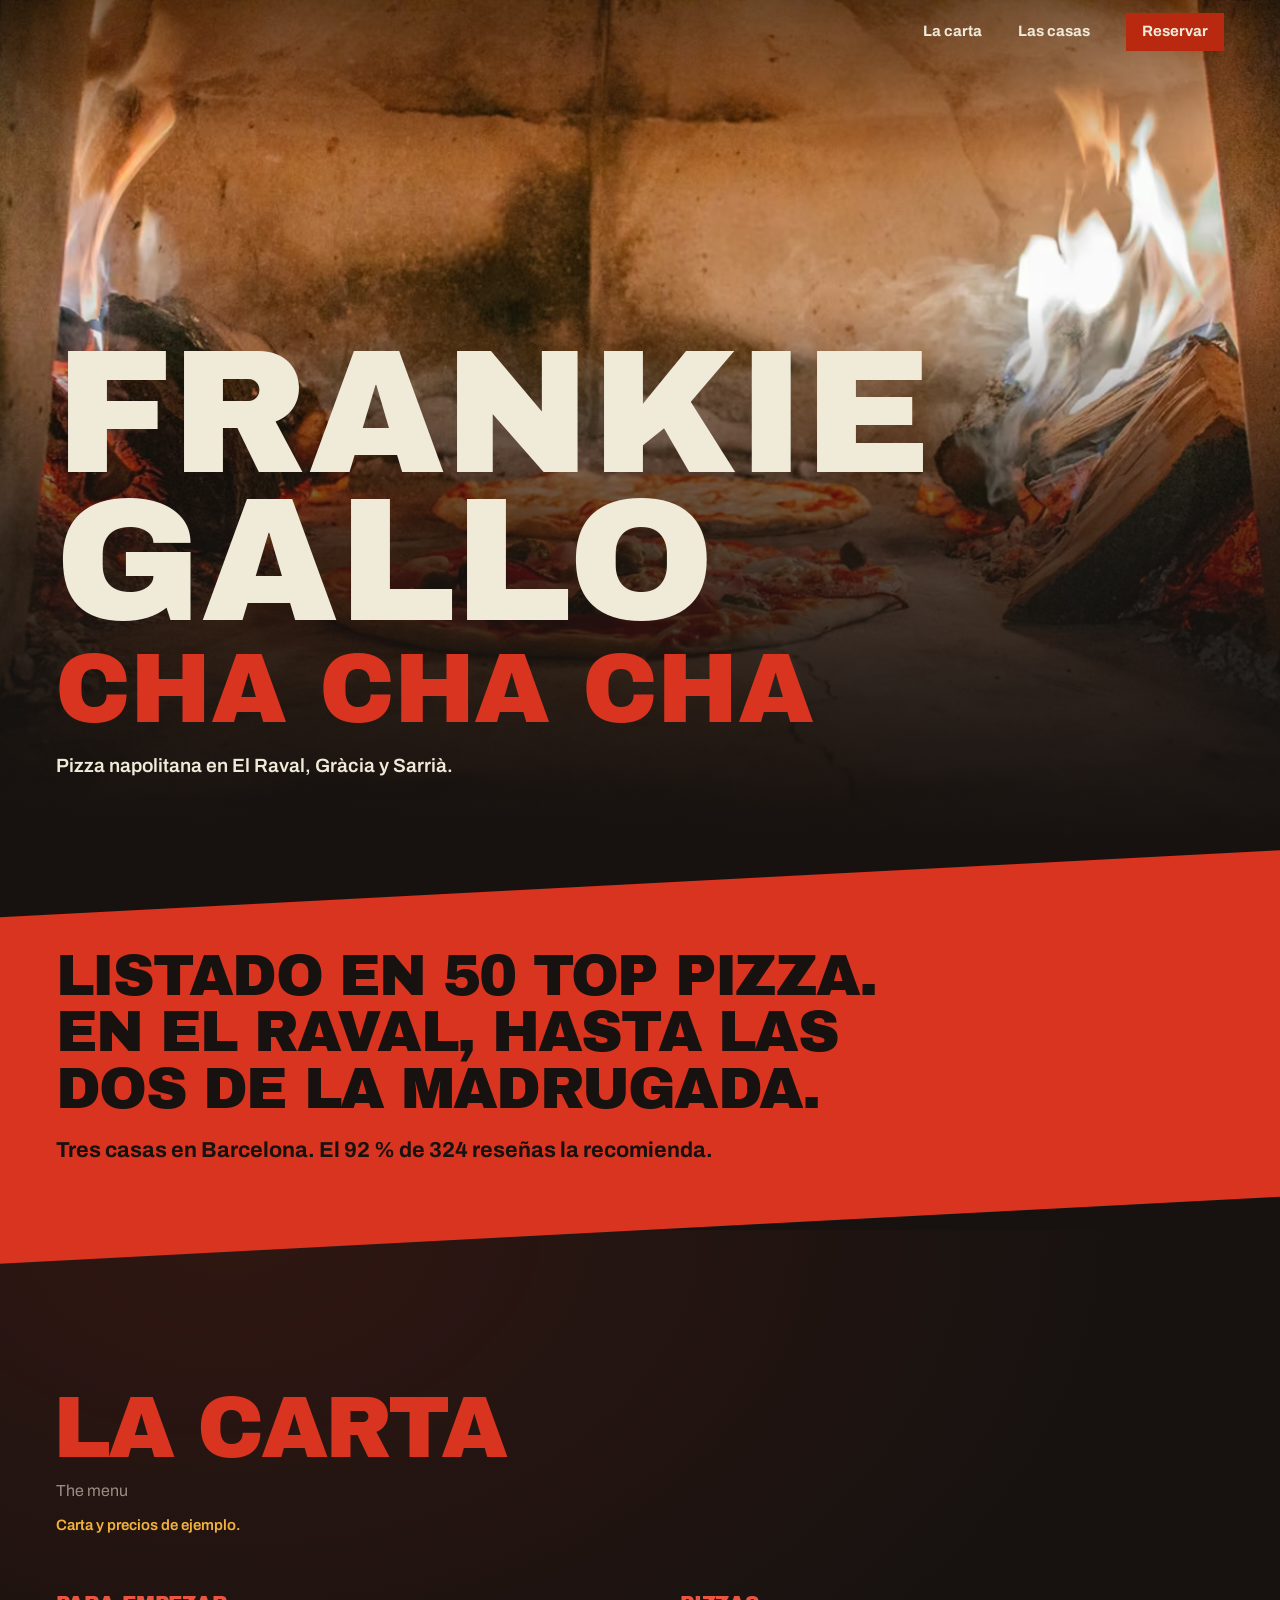
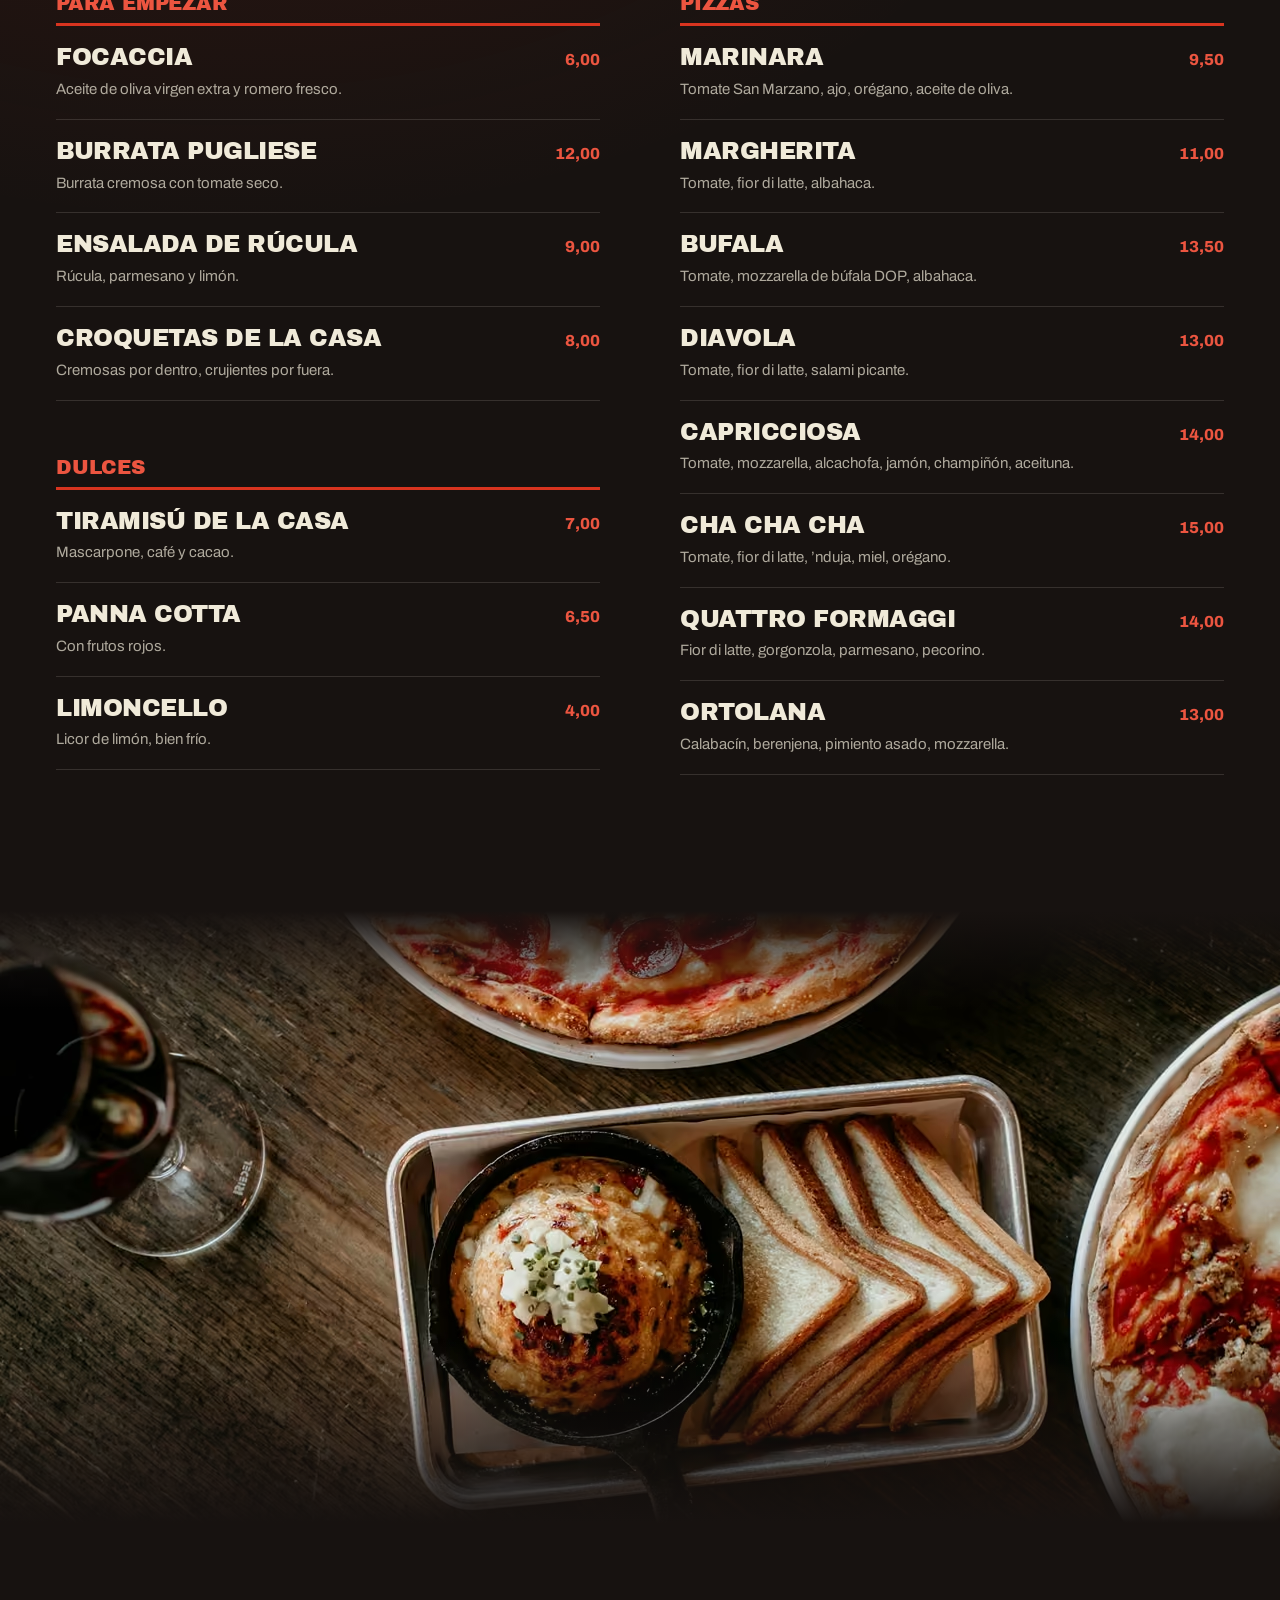
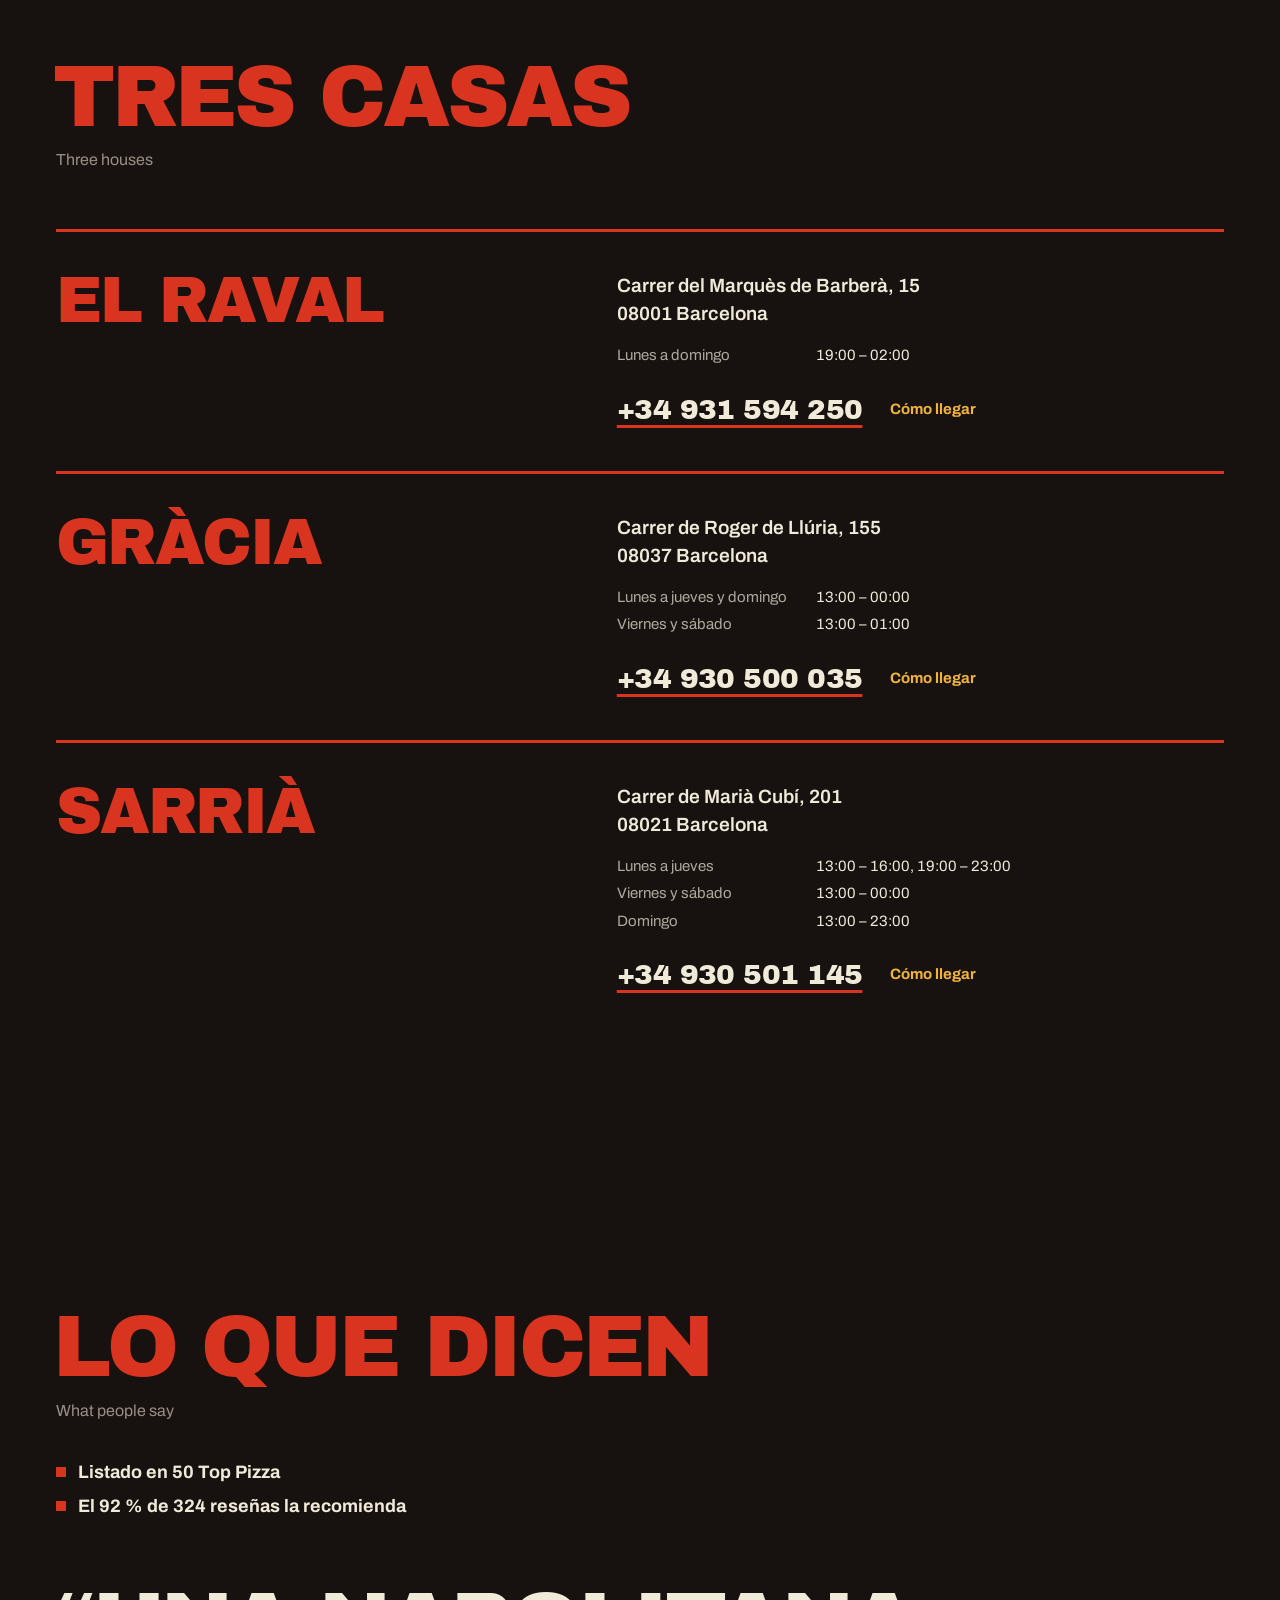
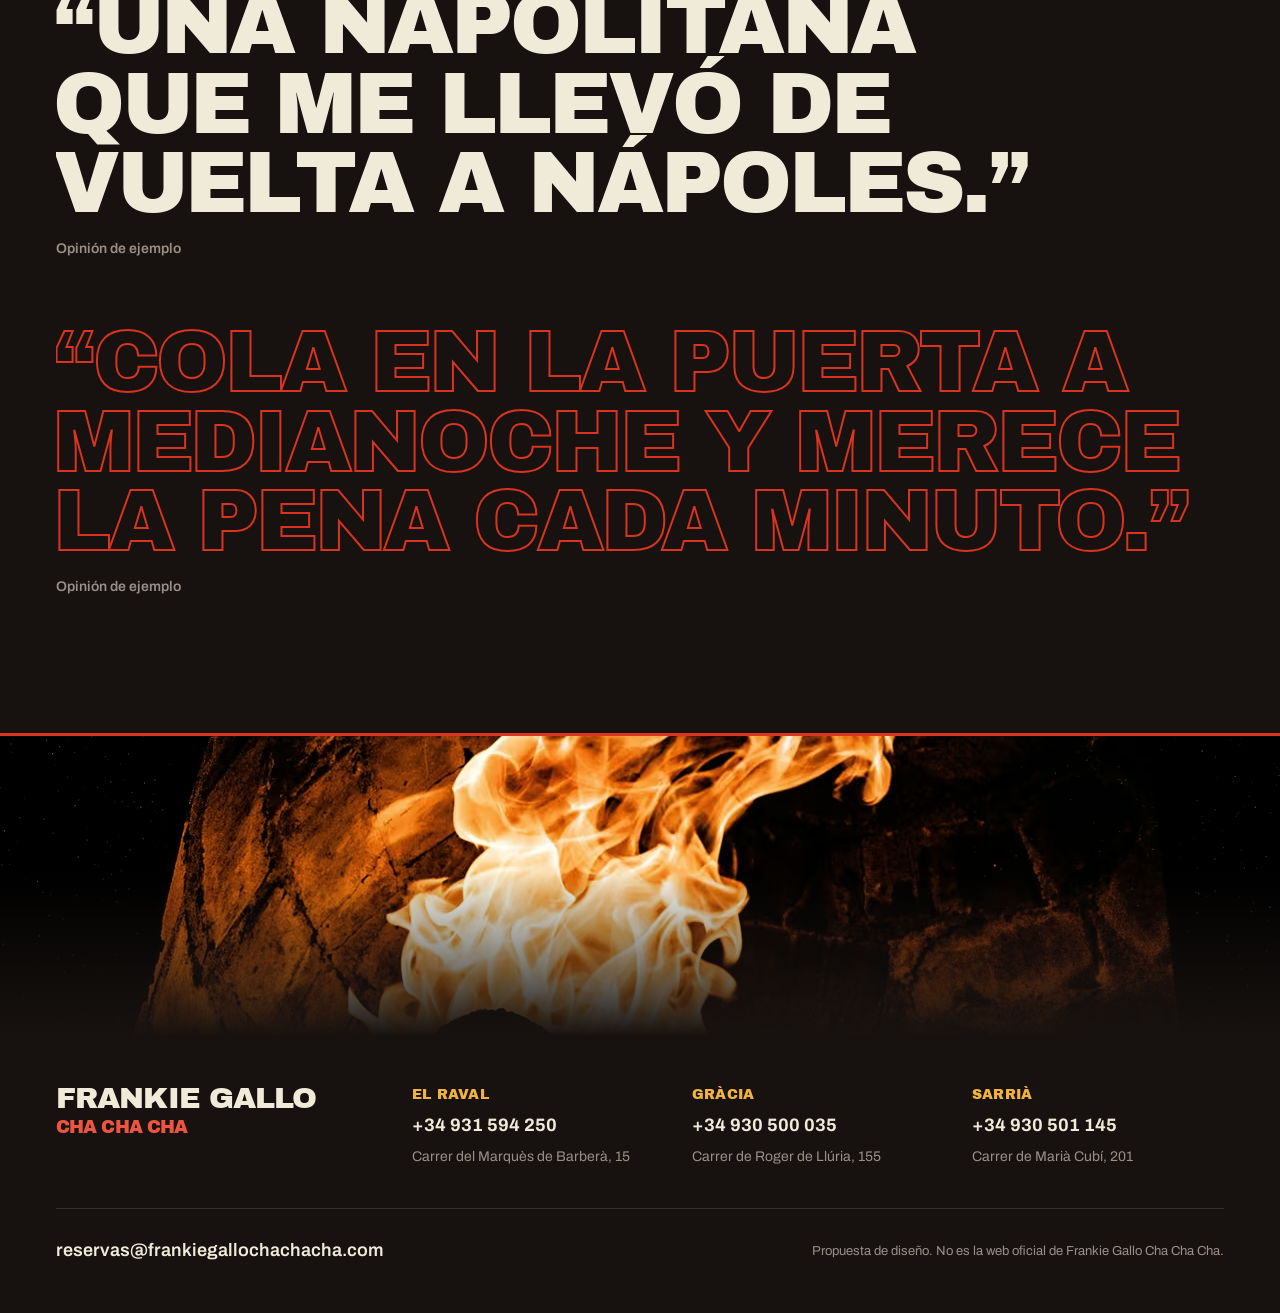
<file: frankiegallo/index.html>
<!DOCTYPE html><html lang="es"><head><meta charSet="utf-8"/><meta name="viewport" content="width=device-width, initial-scale=1, viewport-fit=cover"/><link rel="stylesheet" href="/frankiegallo/assets/styles-9TlWTQxj.css" data-precedence="default"/><title>Frankie Gallo Cha Cha Cha — Pizza napolitana en Barcelona</title><meta name="theme-color" content="#171210"/><meta name="color-scheme" content="dark"/><meta name="robots" content="noindex, nofollow"/><meta name="format-detection" content="telephone=no"/><meta property="og:site_name" content="Frankie Gallo Cha Cha Cha"/><meta property="og:locale" content="es_ES"/><meta property="og:type" content="website"/><meta name="twitter:card" content="summary_large_image"/><meta name="description" content="Pizza napolitana en El Raval, Gràcia y Sarrià. Listado en 50 Top Pizza. En El Raval, todos los días hasta las 02:00."/><meta property="og:title" content="Frankie Gallo Cha Cha Cha"/><meta property="og:description" content="Pizza napolitana en El Raval, Gràcia y Sarrià. Listado en 50 Top Pizza."/><meta property="og:url" content="https://loathious.github.io/frankiegallo/"/><meta property="og:image" content="https://loathious.github.io/frankiegallo/og.jpg"/><meta property="og:image:width" content="1200"/><meta property="og:image:height" content="630"/><meta property="og:image:alt" content="Frankie Gallo Cha Cha Cha, Barcelona"/><link rel="preload" href="/frankiegallo/assets/archivo-black-400-Cy2gNdDM.woff2" as="font" type="font/woff2" crossorigin="anonymous"/><link rel="preload" href="/frankiegallo/assets/archivo-var-DDX8xcHA.woff2" as="font" type="font/woff2" crossorigin="anonymous"/><link rel="icon" href="/frankiegallo/favicon.svg" type="image/svg+xml"/><link rel="icon" href="/frankiegallo/favicon.ico" sizes="32x32"/><link rel="apple-touch-icon" href="/frankiegallo/apple-touch-icon.png"/></head><body><header class="site-header"><a class="brand" href="#inicio" aria-label="Frankie Gallo Cha Cha Cha, inicio" tabindex="-1">Frankie Gallo</a><nav class="nav" aria-label="Secciones"><a href="#carta">La carta</a><a href="#casas">Las casas</a><a class="nav-reserve" href="#casas">Reservar</a></nav></header><main><section class="hero" id="inicio" aria-labelledby="nombre"><picture class="hero-photo"><source media="(max-width: 759px)" type="image/avif" srcSet="/frankiegallo/photos/fuego-640.avif 640w, /frankiegallo/photos/fuego-960.avif 960w, /frankiegallo/photos/fuego-1280.avif 1280w, /frankiegallo/photos/fuego-1920.avif 1920w, /frankiegallo/photos/fuego-2560.avif 2560w" sizes="100vw"/><source media="(max-width: 759px)" type="image/webp" srcSet="/frankiegallo/photos/fuego-640.webp 640w, /frankiegallo/photos/fuego-960.webp 960w, /frankiegallo/photos/fuego-1280.webp 1280w, /frankiegallo/photos/fuego-1920.webp 1920w, /frankiegallo/photos/fuego-2560.webp 2560w" sizes="100vw"/><source media="(max-width: 759px)" type="image/jpeg" srcSet="/frankiegallo/photos/fuego-640.jpg 640w, /frankiegallo/photos/fuego-960.jpg 960w, /frankiegallo/photos/fuego-1280.jpg 1280w, /frankiegallo/photos/fuego-1920.jpg 1920w, /frankiegallo/photos/fuego-2560.jpg 2560w" sizes="100vw"/><source type="image/avif" srcSet="/frankiegallo/photos/horno-640.avif 640w, /frankiegallo/photos/horno-960.avif 960w, /frankiegallo/photos/horno-1280.avif 1280w, /frankiegallo/photos/horno-1920.avif 1920w, /frankiegallo/photos/horno-2560.avif 2560w" sizes="100vw"/><source type="image/webp" srcSet="/frankiegallo/photos/horno-640.webp 640w, /frankiegallo/photos/horno-960.webp 960w, /frankiegallo/photos/horno-1280.webp 1280w, /frankiegallo/photos/horno-1920.webp 1920w, /frankiegallo/photos/horno-2560.webp 2560w" sizes="100vw"/><img src="/frankiegallo/photos/horno-1280.jpg" srcSet="/frankiegallo/photos/horno-640.jpg 640w, /frankiegallo/photos/horno-960.jpg 960w, /frankiegallo/photos/horno-1280.jpg 1280w, /frankiegallo/photos/horno-1920.jpg 1920w, /frankiegallo/photos/horno-2560.jpg 2560w" sizes="100vw" width="2800" height="1867" alt="El horno de leña encendido" loading="eager" decoding="sync" fetchPriority="high"/></picture><div class="hero-veil" aria-hidden="true"></div><div class="hero-copy"><h1 id="nombre" class="logotype"><span class="mask"><span class="logo-main">Frankie</span></span><span class="mask"><span class="logo-main">Gallo</span></span><span class="mask"><span class="logo-cha">Cha Cha Cha</span></span></h1><p class="hero-line">Pizza napolitana en El Raval, Gràcia y Sarrià.</p></div></section><div class="band-clip"><aside class="band" aria-label="Reconocimientos"><div class="band-inner"><p class="band-main">Listado en 50 Top Pizza.</p><p class="band-main">En El Raval, hasta las dos de la madrugada.</p><p class="band-note">Tres casas en Barcelona. El 92 % de 324 reseñas la recomienda.</p></div></aside></div><section class="section menu" id="carta" aria-labelledby="carta-title"><div class="wrap"><header class="head"><h2 id="carta-title" class="mask" data-reveal="rise"><span>La carta</span></h2><p lang="en">The menu</p></header><p class="note">Carta y precios de ejemplo.</p><div class="menu-grid"><div class="menu-col"><section class="menu-group" aria-label="Para empezar"><h3>Para empezar</h3><ul><li class="dish"><div class="dish-row"><span class="dish-name">Focaccia</span><span class="dish-price">6,00</span></div><p class="dish-note">Aceite de oliva virgen extra y romero fresco.</p></li><li class="dish"><div class="dish-row"><span class="dish-name">Burrata pugliese</span><span class="dish-price">12,00</span></div><p class="dish-note">Burrata cremosa con tomate seco.</p></li><li class="dish"><div class="dish-row"><span class="dish-name">Ensalada de rúcula</span><span class="dish-price">9,00</span></div><p class="dish-note">Rúcula, parmesano y limón.</p></li><li class="dish"><div class="dish-row"><span class="dish-name">Croquetas de la casa</span><span class="dish-price">8,00</span></div><p class="dish-note">Cremosas por dentro, crujientes por fuera.</p></li></ul></section><section class="menu-group" aria-label="Dulces"><h3>Dulces</h3><ul><li class="dish"><div class="dish-row"><span class="dish-name">Tiramisú de la casa</span><span class="dish-price">7,00</span></div><p class="dish-note">Mascarpone, café y cacao.</p></li><li class="dish"><div class="dish-row"><span class="dish-name">Panna cotta</span><span class="dish-price">6,50</span></div><p class="dish-note">Con frutos rojos.</p></li><li class="dish"><div class="dish-row"><span class="dish-name">Limoncello</span><span class="dish-price">4,00</span></div><p class="dish-note">Licor de limón, bien frío.</p></li></ul></section></div><div class="menu-col"><section class="menu-group" aria-label="Pizzas"><h3>Pizzas</h3><ul><li class="dish"><div class="dish-row"><span class="dish-name">Marinara</span><span class="dish-price">9,50</span></div><p class="dish-note">Tomate San Marzano, ajo, orégano, aceite de oliva.</p></li><li class="dish"><div class="dish-row"><span class="dish-name">Margherita</span><span class="dish-price">11,00</span></div><p class="dish-note">Tomate, fior di latte, albahaca.</p></li><li class="dish"><div class="dish-row"><span class="dish-name">Bufala</span><span class="dish-price">13,50</span></div><p class="dish-note">Tomate, mozzarella de búfala DOP, albahaca.</p></li><li class="dish"><div class="dish-row"><span class="dish-name">Diavola</span><span class="dish-price">13,00</span></div><p class="dish-note">Tomate, fior di latte, salami picante.</p></li><li class="dish"><div class="dish-row"><span class="dish-name">Capricciosa</span><span class="dish-price">14,00</span></div><p class="dish-note">Tomate, mozzarella, alcachofa, jamón, champiñón, aceituna.</p></li><li class="dish"><div class="dish-row"><span class="dish-name">Cha Cha Cha</span><span class="dish-price">15,00</span></div><p class="dish-note">Tomate, fior di latte, ’nduja, miel, orégano.</p></li><li class="dish"><div class="dish-row"><span class="dish-name">Quattro formaggi</span><span class="dish-price">14,00</span></div><p class="dish-note">Fior di latte, gorgonzola, parmesano, pecorino.</p></li><li class="dish"><div class="dish-row"><span class="dish-name">Ortolana</span><span class="dish-price">13,00</span></div><p class="dish-note">Calabacín, berenjena, pimiento asado, mozzarella.</p></li></ul></section></div></div></div></section><figure class="photo-break"><picture><source type="image/avif" srcSet="/frankiegallo/photos/mesa-640.avif 640w, /frankiegallo/photos/mesa-960.avif 960w, /frankiegallo/photos/mesa-1280.avif 1280w, /frankiegallo/photos/mesa-1920.avif 1920w, /frankiegallo/photos/mesa-2560.avif 2560w" sizes="100vw"/><source type="image/webp" srcSet="/frankiegallo/photos/mesa-640.webp 640w, /frankiegallo/photos/mesa-960.webp 960w, /frankiegallo/photos/mesa-1280.webp 1280w, /frankiegallo/photos/mesa-1920.webp 1920w, /frankiegallo/photos/mesa-2560.webp 2560w" sizes="100vw"/><img src="/frankiegallo/photos/mesa-1280.jpg" srcSet="/frankiegallo/photos/mesa-640.jpg 640w, /frankiegallo/photos/mesa-960.jpg 960w, /frankiegallo/photos/mesa-1280.jpg 1280w, /frankiegallo/photos/mesa-1920.jpg 1920w, /frankiegallo/photos/mesa-2560.jpg 2560w" sizes="100vw" width="2800" height="4200" alt="Pizzas napolitanas servidas en una mesa de madera" loading="lazy" decoding="async" fetchPriority="auto"/></picture></figure><section class="section casas" id="casas" aria-labelledby="casas-title"><div class="wrap"><header class="head"><h2 id="casas-title" class="mask" data-reveal="rise"><span>Tres casas</span></h2><p lang="en">Three houses</p></header><div class="casas-list"><article class="casa" aria-label="El Raval"><h3>El Raval</h3><div class="casa-body"><address>Carrer del Marquès de Barberà, 15<br/>08001 Barcelona</address><dl class="casa-hours"><div><dt>Lunes a domingo</dt><dd>19:00 – 02:00</dd></div></dl><div class="casa-actions"><a class="casa-phone" href="tel:+34931594250">+34 931 594 250</a><a class="text-link" href="https://www.google.com/maps/search/?api=1&amp;query=Frankie%20Gallo%20Cha%20Cha%20Cha%2C%20Carrer%20del%20Marqu%C3%A8s%20de%20Barber%C3%A0%2015%2C%20Barcelona" target="_blank" rel="noopener noreferrer">Cómo llegar</a></div></div></article><article class="casa" aria-label="Gràcia"><h3>Gràcia</h3><div class="casa-body"><address>Carrer de Roger de Llúria, 155<br/>08037 Barcelona</address><dl class="casa-hours"><div><dt>Lunes a jueves y domingo</dt><dd>13:00 – 00:00</dd></div><div><dt>Viernes y sábado</dt><dd>13:00 – 01:00</dd></div></dl><div class="casa-actions"><a class="casa-phone" href="tel:+34930500035">+34 930 500 035</a><a class="text-link" href="https://www.google.com/maps/search/?api=1&amp;query=Frankie%20Gallo%20Cha%20Cha%20Cha%2C%20Carrer%20de%20Roger%20de%20Ll%C3%BAria%20155%2C%20Barcelona" target="_blank" rel="noopener noreferrer">Cómo llegar</a></div></div></article><article class="casa" aria-label="Sarrià"><h3>Sarrià</h3><div class="casa-body"><address>Carrer de Marià Cubí, 201<br/>08021 Barcelona</address><dl class="casa-hours"><div><dt>Lunes a jueves</dt><dd>13:00 – 16:00, 19:00 – 23:00</dd></div><div><dt>Viernes y sábado</dt><dd>13:00 – 00:00</dd></div><div><dt>Domingo</dt><dd>13:00 – 23:00</dd></div></dl><div class="casa-actions"><a class="casa-phone" href="tel:+34930501145">+34 930 501 145</a><a class="text-link" href="https://www.google.com/maps/search/?api=1&amp;query=Frankie%20Gallo%20Cha%20Cha%20Cha%2C%20Carrer%20de%20Mari%C3%A0%20Cub%C3%AD%20201%2C%20Barcelona" target="_blank" rel="noopener noreferrer">Cómo llegar</a></div></div></article></div></div></section><section class="section dicen" aria-labelledby="dicen-title"><div class="wrap"><header class="head"><h2 id="dicen-title" class="mask" data-reveal="rise"><span>Lo que dicen</span></h2><p lang="en">What people say</p></header><ul class="facts"><li>Listado en 50 Top Pizza</li><li>El 92 % de 324 reseñas la recomienda</li></ul><div class="quotes"><figure class="quote"><blockquote class="mask" data-reveal="rise"><p>“Una napolitana que me llevó de vuelta a Nápoles.”</p></blockquote><figcaption>Opinión de ejemplo</figcaption></figure><figure class="quote quote-outline"><blockquote class="mask" data-reveal="rise"><p>“Cola en la puerta a medianoche y merece la pena cada minuto.”</p></blockquote><figcaption>Opinión de ejemplo</figcaption></figure></div></div></section></main><footer class="footer"><div class="footer-photo"><picture><source media="(max-width: 759px)" type="image/avif" srcSet="/frankiegallo/photos/horno-640.avif 640w, /frankiegallo/photos/horno-960.avif 960w, /frankiegallo/photos/horno-1280.avif 1280w, /frankiegallo/photos/horno-1920.avif 1920w, /frankiegallo/photos/horno-2560.avif 2560w" sizes="100vw"/><source media="(max-width: 759px)" type="image/webp" srcSet="/frankiegallo/photos/horno-640.webp 640w, /frankiegallo/photos/horno-960.webp 960w, /frankiegallo/photos/horno-1280.webp 1280w, /frankiegallo/photos/horno-1920.webp 1920w, /frankiegallo/photos/horno-2560.webp 2560w" sizes="100vw"/><source media="(max-width: 759px)" type="image/jpeg" srcSet="/frankiegallo/photos/horno-640.jpg 640w, /frankiegallo/photos/horno-960.jpg 960w, /frankiegallo/photos/horno-1280.jpg 1280w, /frankiegallo/photos/horno-1920.jpg 1920w, /frankiegallo/photos/horno-2560.jpg 2560w" sizes="100vw"/><source type="image/avif" srcSet="/frankiegallo/photos/fuego-640.avif 640w, /frankiegallo/photos/fuego-960.avif 960w, /frankiegallo/photos/fuego-1280.avif 1280w, /frankiegallo/photos/fuego-1920.avif 1920w, /frankiegallo/photos/fuego-2560.avif 2560w" sizes="100vw"/><source type="image/webp" srcSet="/frankiegallo/photos/fuego-640.webp 640w, /frankiegallo/photos/fuego-960.webp 960w, /frankiegallo/photos/fuego-1280.webp 1280w, /frankiegallo/photos/fuego-1920.webp 1920w, /frankiegallo/photos/fuego-2560.webp 2560w" sizes="100vw"/><img src="/frankiegallo/photos/fuego-1280.jpg" srcSet="/frankiegallo/photos/fuego-640.jpg 640w, /frankiegallo/photos/fuego-960.jpg 960w, /frankiegallo/photos/fuego-1280.jpg 1280w, /frankiegallo/photos/fuego-1920.jpg 1920w, /frankiegallo/photos/fuego-2560.jpg 2560w" sizes="100vw" width="2800" height="2113" alt="Pizzas en el horno, junto al fuego" loading="lazy" decoding="async" fetchPriority="auto"/></picture></div><div class="wrap footer-grid"><p class="footer-logo">Frankie Gallo<span>Cha Cha Cha</span></p><div class="footer-casa"><p class="footer-casa-name">El Raval</p><a href="tel:+34931594250">+34 931 594 250</a><p>Carrer del Marquès de Barberà, 15</p></div><div class="footer-casa"><p class="footer-casa-name">Gràcia</p><a href="tel:+34930500035">+34 930 500 035</a><p>Carrer de Roger de Llúria, 155</p></div><div class="footer-casa"><p class="footer-casa-name">Sarrià</p><a href="tel:+34930501145">+34 930 501 145</a><p>Carrer de Marià Cubí, 201</p></div></div><div class="wrap footer-end"><a href="mailto:reservas@frankiegallochachacha.com">reservas@frankiegallochachacha.com</a><p class="disclosure">Propuesta de diseño. No es la web oficial de Frankie Gallo Cha Cha Cha.</p></div></footer><script>(function(){var h=document.querySelector(".site-header"),o=document.getElementById("inicio"),b=h&&h.querySelector(".brand");if(!("IntersectionObserver"in window))return;if(h&&o)new IntersectionObserver(function(e){var p=!e[0].isIntersecting;h.classList.toggle("is-solid",p);if(b)b.tabIndex=p?0:-1},{rootMargin:"-72px 0px 0px 0px"}).observe(o);if(matchMedia("(prefers-reduced-motion: reduce)").matches)return;var r=new IntersectionObserver(function(e){e.forEach(function(x){if(!x.isIntersecting)return;x.target.classList.add("is-in");r.unobserve(x.target)})},{threshold:.2,rootMargin:"0px 0px -6% 0px"});document.querySelectorAll("[data-reveal]").forEach(function(el){if(el.getBoundingClientRect().top<innerHeight*.9)return;el.classList.add("is-pending");r.observe(el)})})()</script></body></html>
</file>
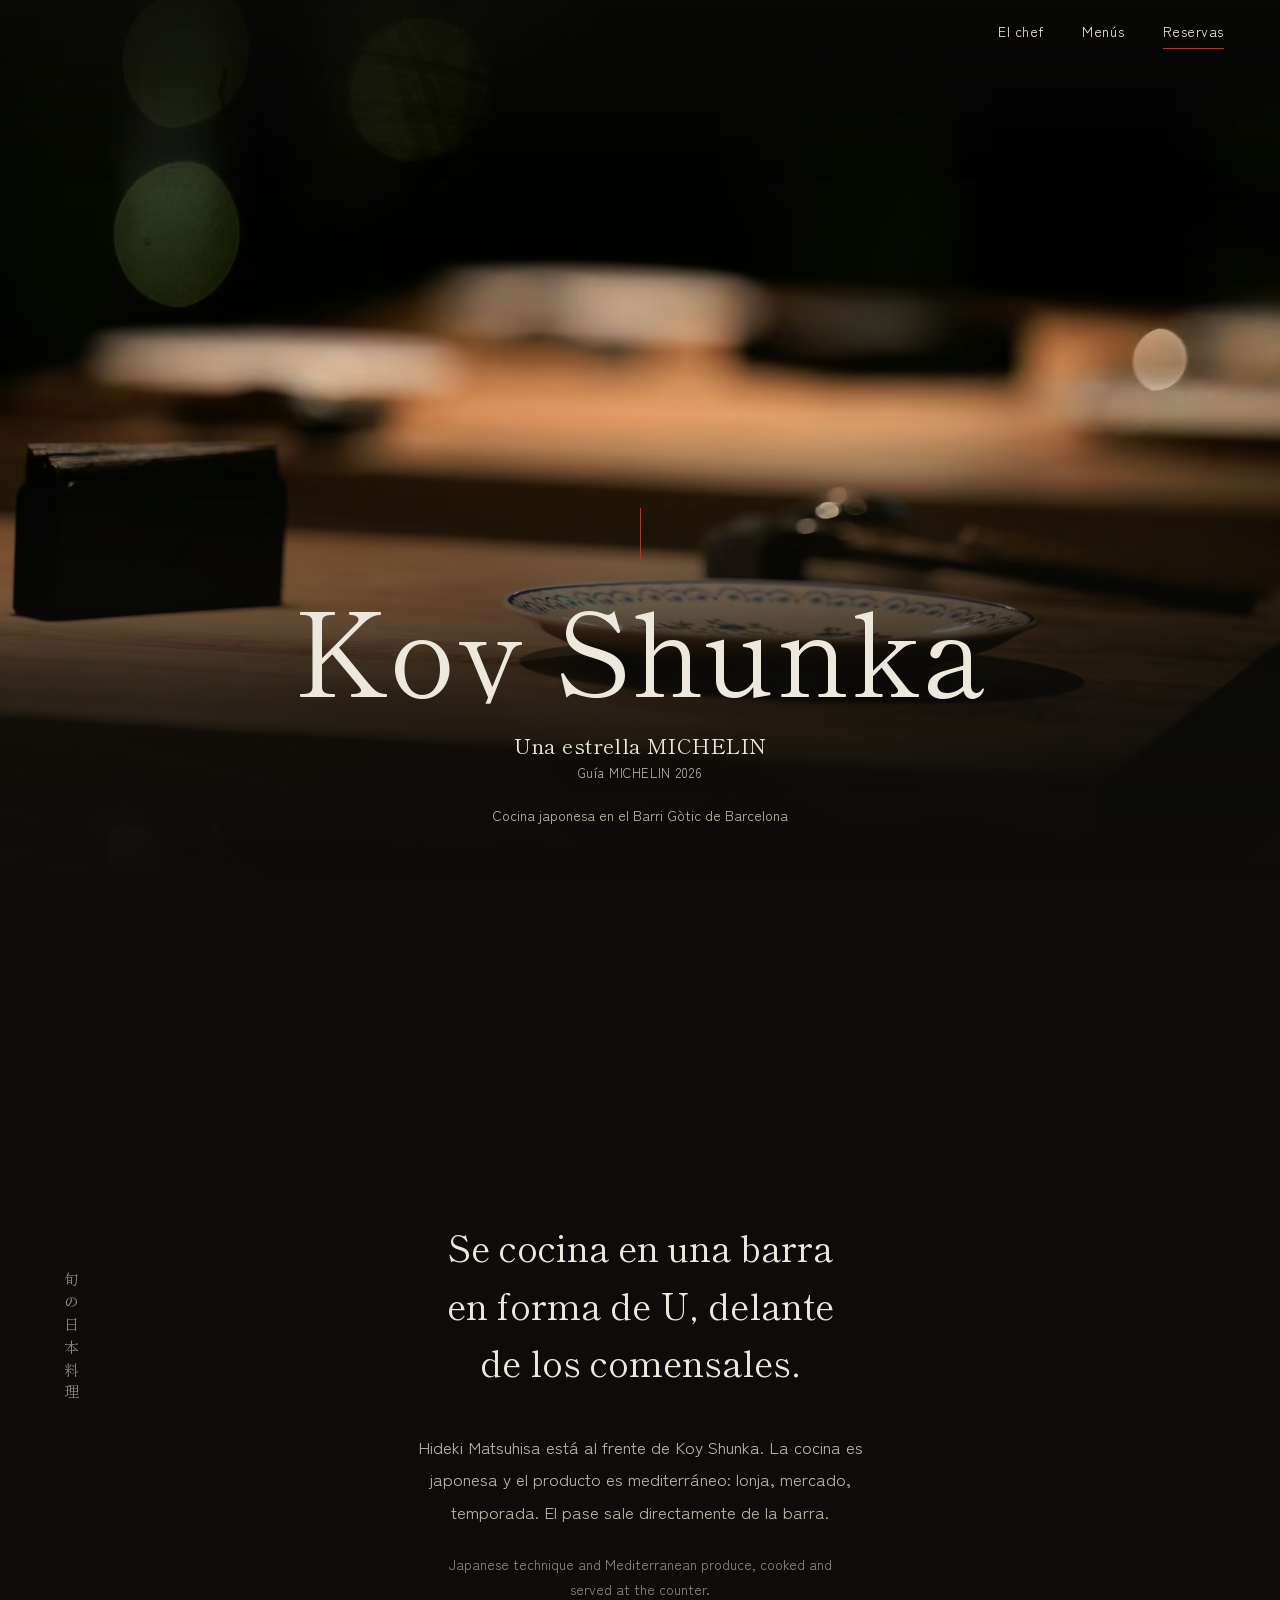
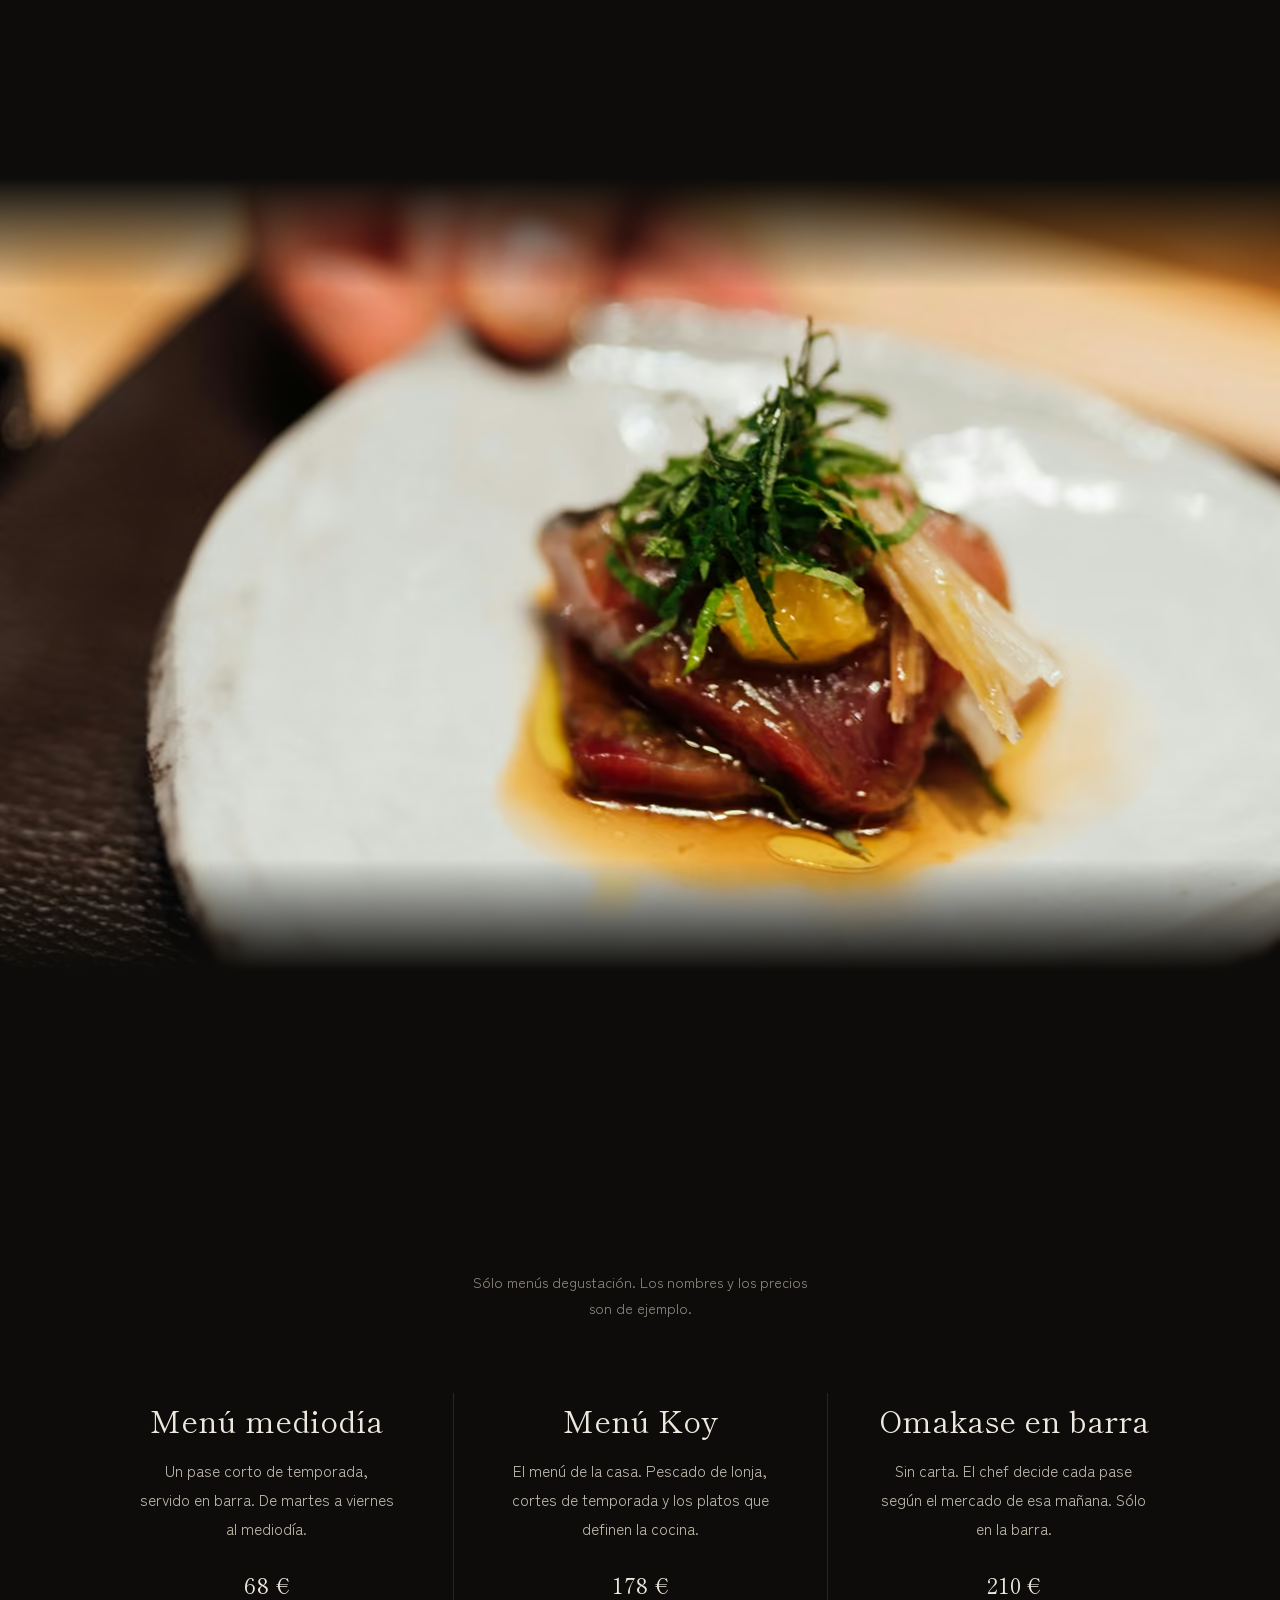
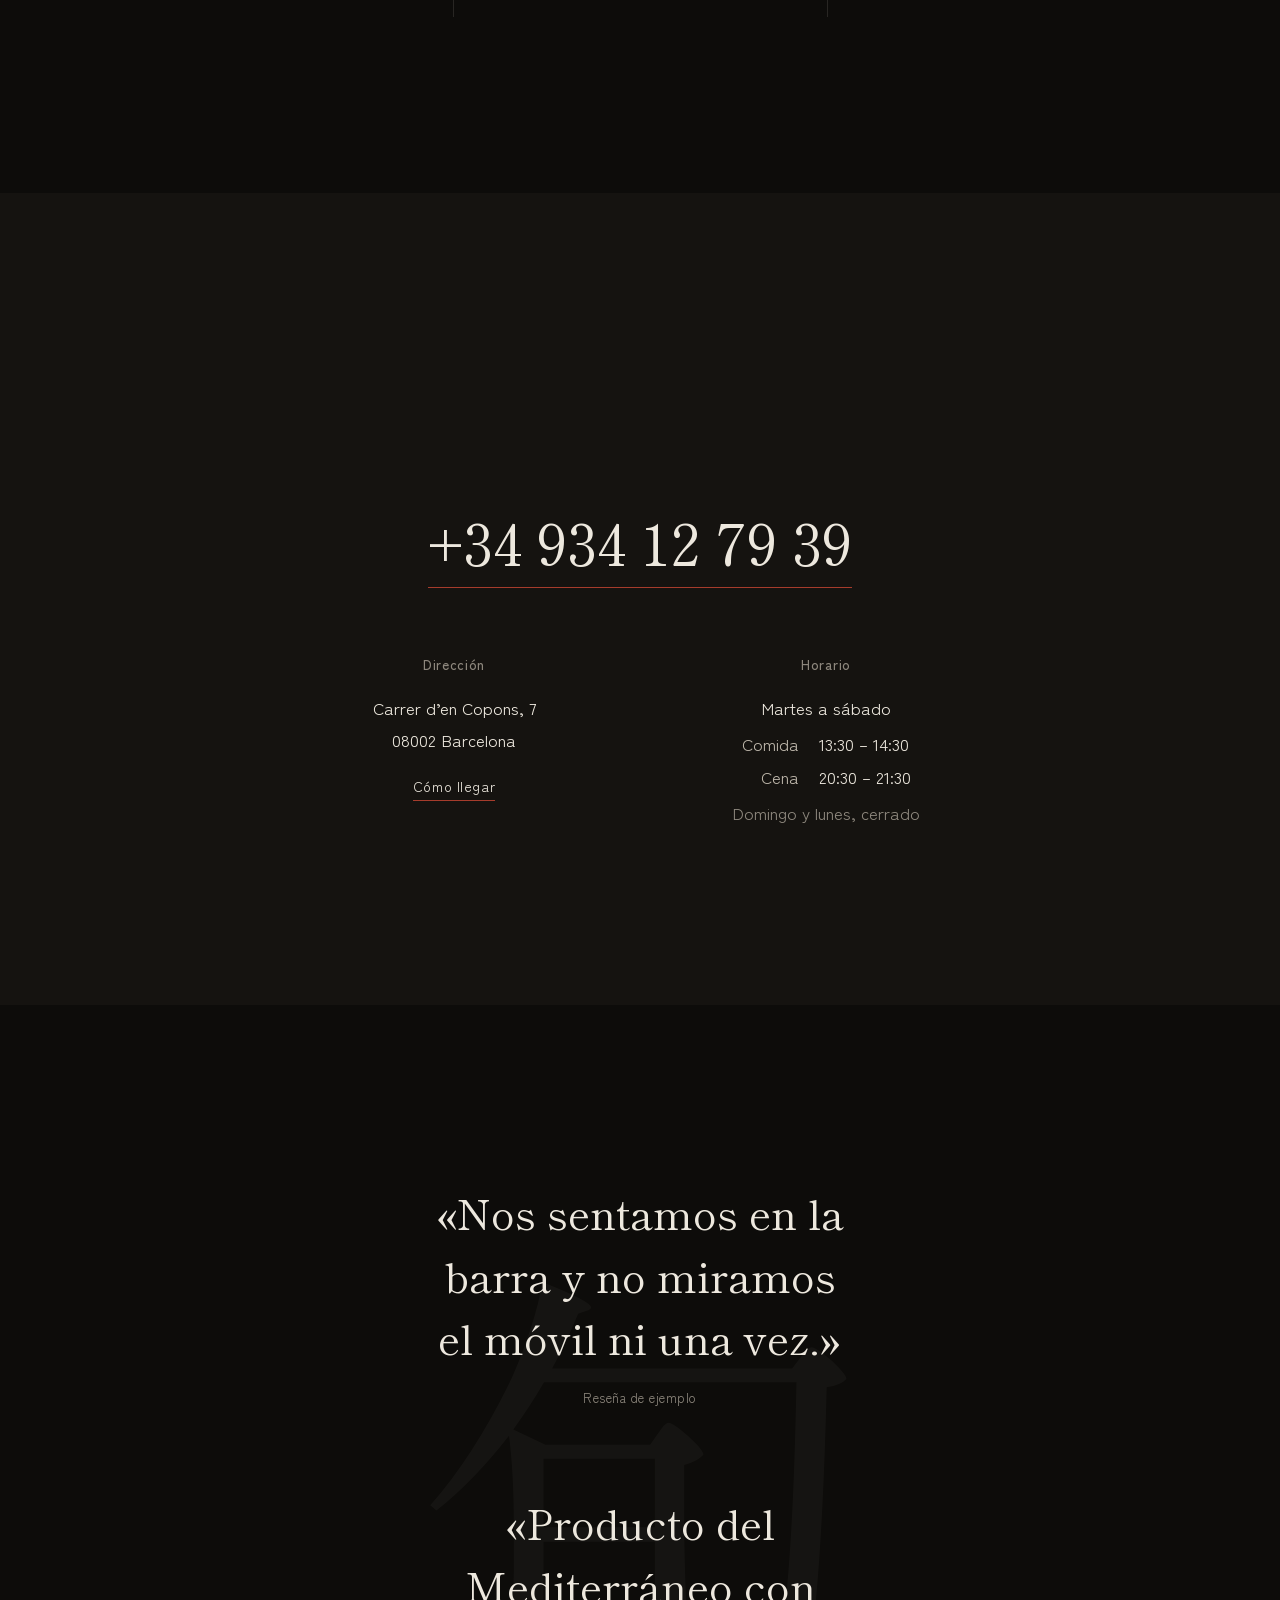
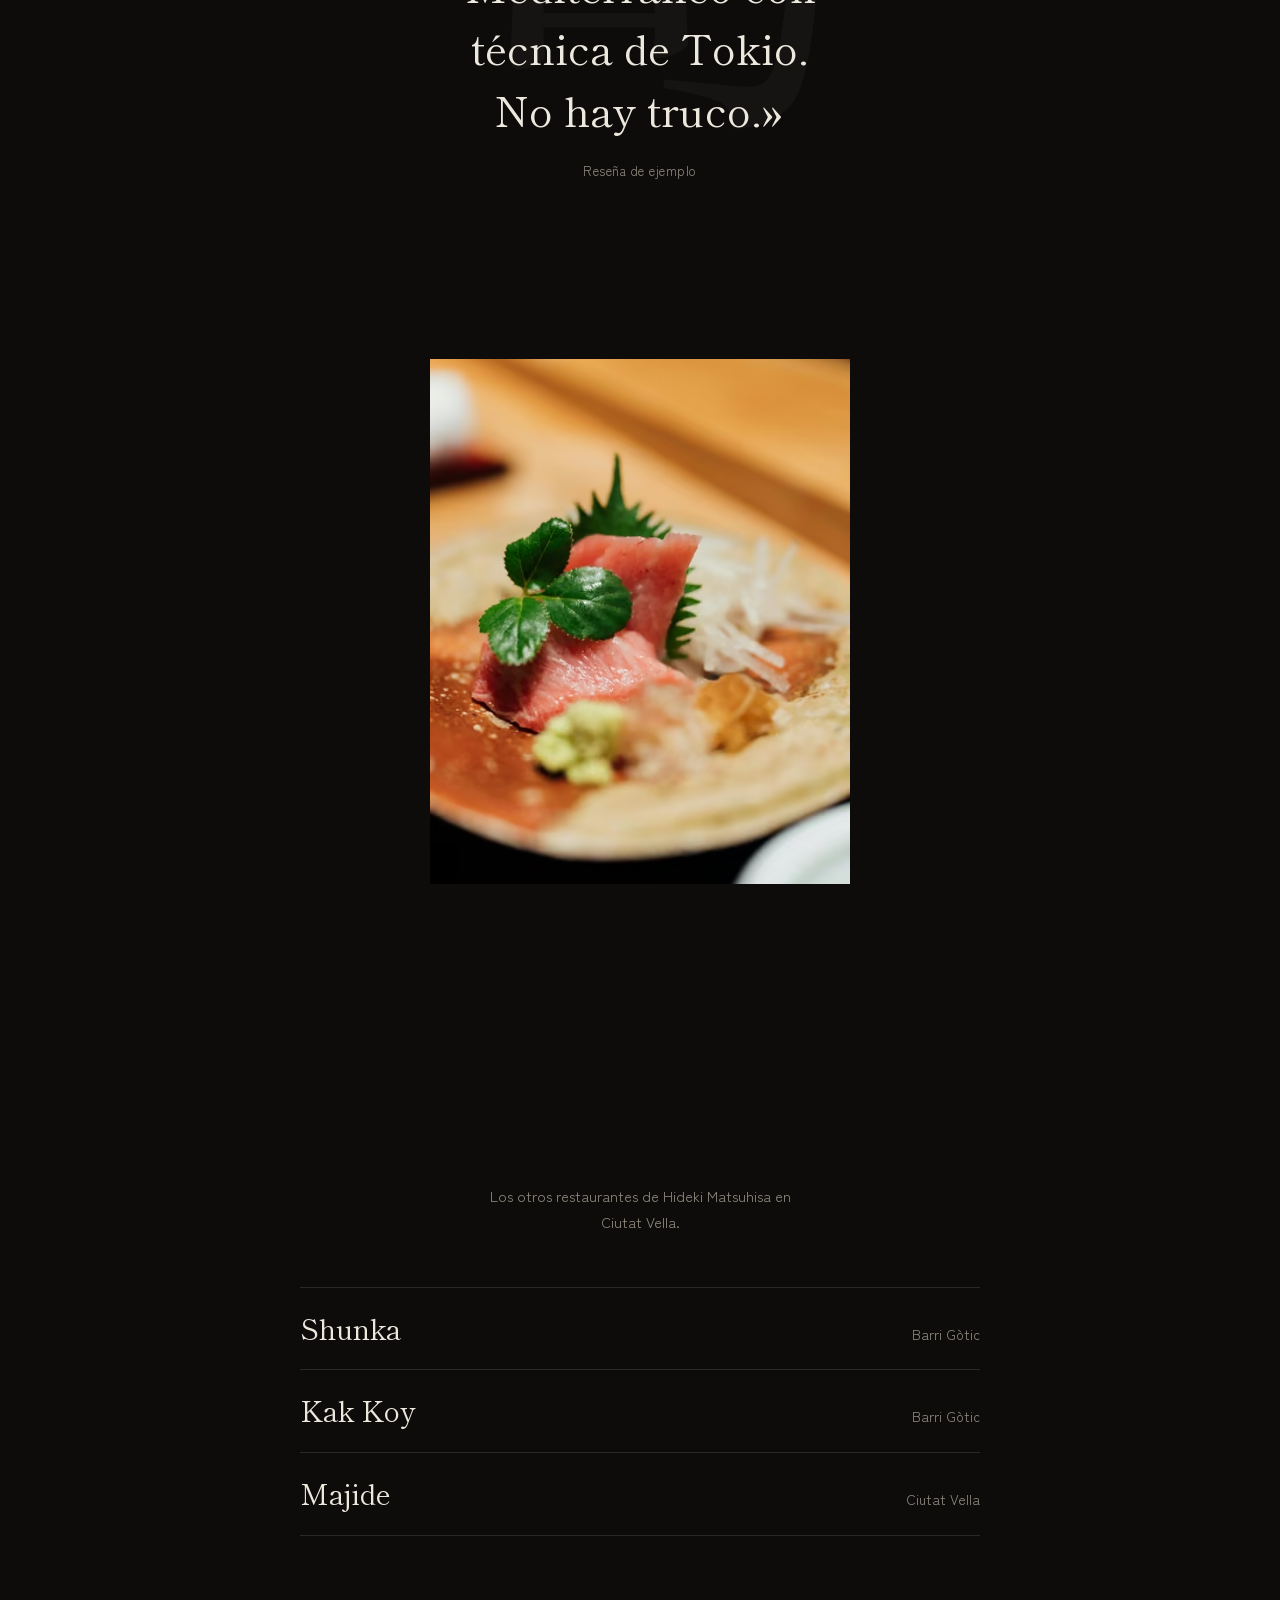
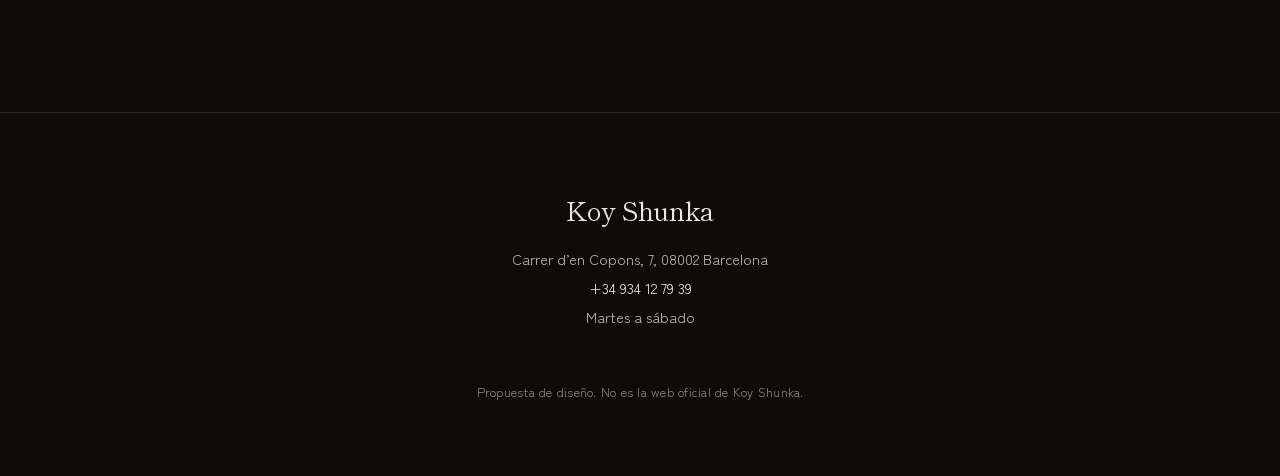
<file: koyshunka/index.html>
<!DOCTYPE html><html lang="es"><head><meta charSet="utf-8"/><meta name="viewport" content="width=device-width, initial-scale=1, viewport-fit=cover"/><link rel="stylesheet" href="/koyshunka/assets/styles-Df9qRTUG.css" data-precedence="default"/><title>Koy Shunka — Cocina japonesa en el Barri Gòtic, Barcelona</title><meta name="theme-color" content="#0d0c0a"/><meta name="color-scheme" content="dark"/><meta name="robots" content="noindex, nofollow"/><meta name="format-detection" content="telephone=no"/><meta property="og:site_name" content="Koy Shunka"/><meta property="og:locale" content="es_ES"/><meta property="og:type" content="website"/><meta name="twitter:card" content="summary_large_image"/><meta name="description" content="Koy Shunka, cocina japonesa con producto mediterráneo del chef Hideki Matsuhisa. Una estrella MICHELIN. Carrer d’en Copons 7, Barcelona. Reservas por teléfono."/><meta property="og:title" content="Koy Shunka"/><meta property="og:description" content="Cocina japonesa con producto mediterráneo, servida en la barra. Una estrella MICHELIN."/><meta property="og:url" content="https://loathious.github.io/koyshunka/"/><meta property="og:image" content="https://loathious.github.io/koyshunka/og.jpg"/><meta property="og:image:width" content="1200"/><meta property="og:image:height" content="630"/><meta property="og:image:alt" content="Koy Shunka, Barcelona"/><link rel="preload" href="/koyshunka/assets/shippori-mincho-400-ZOuWkRmR.woff2" as="font" type="font/woff2" crossorigin="anonymous"/><link rel="preload" href="/koyshunka/assets/zen-kaku-gothic-new-400-B5sugEyd.woff2" as="font" type="font/woff2" crossorigin="anonymous"/><link rel="icon" href="/koyshunka/favicon.svg" type="image/svg+xml"/><link rel="icon" href="/koyshunka/favicon.ico" sizes="32x32"/><link rel="apple-touch-icon" href="/koyshunka/apple-touch-icon.png"/></head><body><header class="site-header"><a class="brand" href="#inicio" aria-label="Koy Shunka, inicio" tabindex="-1">Koy Shunka</a><nav class="nav" aria-label="Secciones"><a href="#chef">El chef</a><a href="#menus">Menús</a><a class="nav-reserve" href="#reservas">Reservas</a></nav></header><main><section class="hero" id="inicio" aria-labelledby="nombre"><picture class="hero-photo"><source media="(min-width: 900px)" type="image/avif" srcSet="/koyshunka/photos/barra-640.avif 640w, /koyshunka/photos/barra-960.avif 960w, /koyshunka/photos/barra-1280.avif 1280w, /koyshunka/photos/barra-1920.avif 1920w, /koyshunka/photos/barra-2560.avif 2560w" sizes="100vw"/><source media="(min-width: 900px)" type="image/webp" srcSet="/koyshunka/photos/barra-640.webp 640w, /koyshunka/photos/barra-960.webp 960w, /koyshunka/photos/barra-1280.webp 1280w, /koyshunka/photos/barra-1920.webp 1920w, /koyshunka/photos/barra-2560.webp 2560w" sizes="100vw"/><source media="(min-width: 900px)" type="image/jpeg" srcSet="/koyshunka/photos/barra-640.jpg 640w, /koyshunka/photos/barra-960.jpg 960w, /koyshunka/photos/barra-1280.jpg 1280w, /koyshunka/photos/barra-1920.jpg 1920w, /koyshunka/photos/barra-2560.jpg 2560w" sizes="100vw"/><source type="image/avif" srcSet="/koyshunka/photos/plato-640.avif 640w, /koyshunka/photos/plato-960.avif 960w, /koyshunka/photos/plato-1280.avif 1280w, /koyshunka/photos/plato-1920.avif 1920w, /koyshunka/photos/plato-2560.avif 2560w" sizes="100vw"/><source type="image/webp" srcSet="/koyshunka/photos/plato-640.webp 640w, /koyshunka/photos/plato-960.webp 960w, /koyshunka/photos/plato-1280.webp 1280w, /koyshunka/photos/plato-1920.webp 1920w, /koyshunka/photos/plato-2560.webp 2560w" sizes="100vw"/><img src="/koyshunka/photos/plato-1280.jpg" srcSet="/koyshunka/photos/plato-640.jpg 640w, /koyshunka/photos/plato-960.jpg 960w, /koyshunka/photos/plato-1280.jpg 1280w, /koyshunka/photos/plato-1920.jpg 1920w, /koyshunka/photos/plato-2560.jpg 2560w" sizes="100vw" width="2800" height="4200" alt="Servicio en la barra" loading="eager" decoding="sync" fetchPriority="high"/></picture><div class="hero-veil" aria-hidden="true"></div><div class="hero-copy"><span class="hero-rule" aria-hidden="true"></span><h1 class="hero-name" id="nombre">Koy Shunka</h1><p class="hero-star">Una estrella MICHELIN</p><p class="hero-guide">Guía MICHELIN 2026</p><p class="hero-line">Cocina japonesa en el Barri Gòtic de Barcelona</p></div></section><section class="section chef" id="chef" aria-labelledby="chef-title"><p class="tategaki" lang="ja" aria-hidden="true">旬の日本料理</p><div class="axis"><header class="head" data-reveal="wipe"><h2 id="chef-title">El chef</h2><p lang="en">The chef</p></header><p class="lead" data-reveal="fade">Se cocina en una barra en forma de U, delante de los comensales.</p><p class="body-copy">Hideki Matsuhisa está al frente de Koy Shunka. La cocina es japonesa y el producto es mediterráneo: lonja, mercado, temporada. El pase sale directamente de la barra.</p><p class="english" lang="en">Japanese technique and Mediterranean produce, cooked and served at the counter.</p></div></section><figure class="bleed"><picture><source media="(min-width: 900px)" type="image/avif" srcSet="/koyshunka/photos/plato-640.avif 640w, /koyshunka/photos/plato-960.avif 960w, /koyshunka/photos/plato-1280.avif 1280w, /koyshunka/photos/plato-1920.avif 1920w, /koyshunka/photos/plato-2560.avif 2560w" sizes="100vw"/><source media="(min-width: 900px)" type="image/webp" srcSet="/koyshunka/photos/plato-640.webp 640w, /koyshunka/photos/plato-960.webp 960w, /koyshunka/photos/plato-1280.webp 1280w, /koyshunka/photos/plato-1920.webp 1920w, /koyshunka/photos/plato-2560.webp 2560w" sizes="100vw"/><source media="(min-width: 900px)" type="image/jpeg" srcSet="/koyshunka/photos/plato-640.jpg 640w, /koyshunka/photos/plato-960.jpg 960w, /koyshunka/photos/plato-1280.jpg 1280w, /koyshunka/photos/plato-1920.jpg 1920w, /koyshunka/photos/plato-2560.jpg 2560w" sizes="100vw"/><source type="image/avif" srcSet="/koyshunka/photos/barra-640.avif 640w, /koyshunka/photos/barra-960.avif 960w, /koyshunka/photos/barra-1280.avif 1280w, /koyshunka/photos/barra-1920.avif 1920w, /koyshunka/photos/barra-2560.avif 2560w" sizes="100vw"/><source type="image/webp" srcSet="/koyshunka/photos/barra-640.webp 640w, /koyshunka/photos/barra-960.webp 960w, /koyshunka/photos/barra-1280.webp 1280w, /koyshunka/photos/barra-1920.webp 1920w, /koyshunka/photos/barra-2560.webp 2560w" sizes="100vw"/><img src="/koyshunka/photos/barra-1280.jpg" srcSet="/koyshunka/photos/barra-640.jpg 640w, /koyshunka/photos/barra-960.jpg 960w, /koyshunka/photos/barra-1280.jpg 1280w, /koyshunka/photos/barra-1920.jpg 1920w, /koyshunka/photos/barra-2560.jpg 2560w" sizes="100vw" width="2800" height="4200" alt="La barra de madera en penumbra" loading="lazy" decoding="async" fetchPriority="auto"/></picture></figure><section class="section menus" id="menus" aria-labelledby="menus-title"><div class="axis"><header class="head" data-reveal="wipe"><h2 id="menus-title">Los menús</h2><p lang="en">Tasting menus</p></header><p class="note">Sólo menús degustación. Los nombres y los precios son de ejemplo.</p></div><ul class="menu-list" data-reveal="fade"><li class="menu"><h3>Menú mediodía</h3><p>Un pase corto de temporada, servido en barra. De martes a viernes al mediodía.</p><p class="price">68 €</p></li><li class="menu"><h3>Menú Koy</h3><p>El menú de la casa. Pescado de lonja, cortes de temporada y los platos que definen la cocina.</p><p class="price">178 €</p></li><li class="menu"><h3>Omakase en barra</h3><p>Sin carta. El chef decide cada pase según el mercado de esa mañana. Sólo en la barra.</p><p class="price">210 €</p></li></ul></section><section class="section reservas" id="reservas" aria-labelledby="reservas-title"><div class="axis"><header class="head" data-reveal="wipe"><h2 id="reservas-title">Reservas</h2><p lang="en">Reservations by telephone</p></header><a class="phone" href="tel:+34934127939">+34 934 12 79 39</a><div class="facts"><div class="fact"><h3>Dirección</h3><p>Carrer d’en Copons, 7<br/>08002 Barcelona</p><a class="text-link" href="https://www.google.com/maps/search/?api=1&amp;query=Koy%20Shunka%2C%20Carrer%20d%27en%20Copons%207%2C%2008002%20Barcelona" target="_blank" rel="noopener noreferrer">Cómo llegar</a></div><div class="fact"><h3>Horario</h3><p>Martes a sábado</p><dl class="times"><dt>Comida</dt><dd>13:30 – 14:30</dd><dt>Cena</dt><dd>20:30 – 21:30</dd></dl><p class="muted">Domingo y lunes, cerrado</p></div></div></div></section><section class="section voces" aria-label="Reseñas de ejemplo"><p class="shun" lang="ja" aria-hidden="true">旬</p><div class="axis"><figure class="quote" data-reveal="fade"><blockquote><p>«Nos sentamos en la barra y no miramos el móvil ni una vez.»</p></blockquote><figcaption>Reseña de ejemplo</figcaption></figure><figure class="quote" data-reveal="fade"><blockquote><p>«Producto del Mediterráneo con técnica de Tokio. No hay truco.»</p></blockquote><figcaption>Reseña de ejemplo</figcaption></figure></div></section><figure class="inset"><picture><source type="image/avif" srcSet="/koyshunka/photos/sashimi-480.avif 480w, /koyshunka/photos/sashimi-800.avif 800w, /koyshunka/photos/sashimi-1200.avif 1200w" sizes="(min-width: 600px) 420px, 76vw"/><source type="image/webp" srcSet="/koyshunka/photos/sashimi-480.webp 480w, /koyshunka/photos/sashimi-800.webp 800w, /koyshunka/photos/sashimi-1200.webp 1200w" sizes="(min-width: 600px) 420px, 76vw"/><img src="/koyshunka/photos/sashimi-1200.jpg" srcSet="/koyshunka/photos/sashimi-480.jpg 480w, /koyshunka/photos/sashimi-800.jpg 800w, /koyshunka/photos/sashimi-1200.jpg 1200w" sizes="(min-width: 600px) 420px, 76vw" width="2800" height="4200" alt="Sashimi de atún" loading="lazy" decoding="async" fetchPriority="auto"/></picture></figure><section class="section casas" aria-labelledby="casas-title"><div class="axis"><header class="head" data-reveal="wipe"><h2 id="casas-title">Las otras casas</h2><p lang="en">The chef’s other restaurants</p></header><p class="note">Los otros restaurantes de Hideki Matsuhisa en Ciutat Vella.</p><ul class="casa-list"><li><span class="casa-name">Shunka</span><span class="casa-area">Barri Gòtic</span></li><li><span class="casa-name">Kak Koy</span><span class="casa-area">Barri Gòtic</span></li><li><span class="casa-name">Majide</span><span class="casa-area">Ciutat Vella</span></li></ul></div></section></main><footer class="footer"><div class="axis"><p class="footer-name">Koy Shunka</p><address>Carrer d’en Copons, 7, 08002 Barcelona</address><a href="tel:+34934127939">+34 934 12 79 39</a><p>Martes a sábado</p><p class="disclosure">Propuesta de diseño. No es la web oficial de Koy Shunka.</p></div></footer><script>(function(){var h=document.querySelector(".site-header"),o=document.getElementById("inicio"),b=h&&h.querySelector(".brand");if(!("IntersectionObserver"in window))return;if(h&&o)new IntersectionObserver(function(e){var p=!e[0].isIntersecting;h.classList.toggle("is-solid",p);if(b)b.tabIndex=p?0:-1},{rootMargin:"-72px 0px 0px 0px"}).observe(o);if(matchMedia("(prefers-reduced-motion: reduce)").matches)return;var r=new IntersectionObserver(function(e){e.forEach(function(x){if(!x.isIntersecting)return;x.target.classList.add("is-in");r.unobserve(x.target)})},{threshold:.2,rootMargin:"0px 0px -6% 0px"});document.querySelectorAll("[data-reveal]").forEach(function(el){if(el.getBoundingClientRect().top<innerHeight*.9)return;el.classList.add("is-pending");r.observe(el)})})()</script></body></html>
</file>
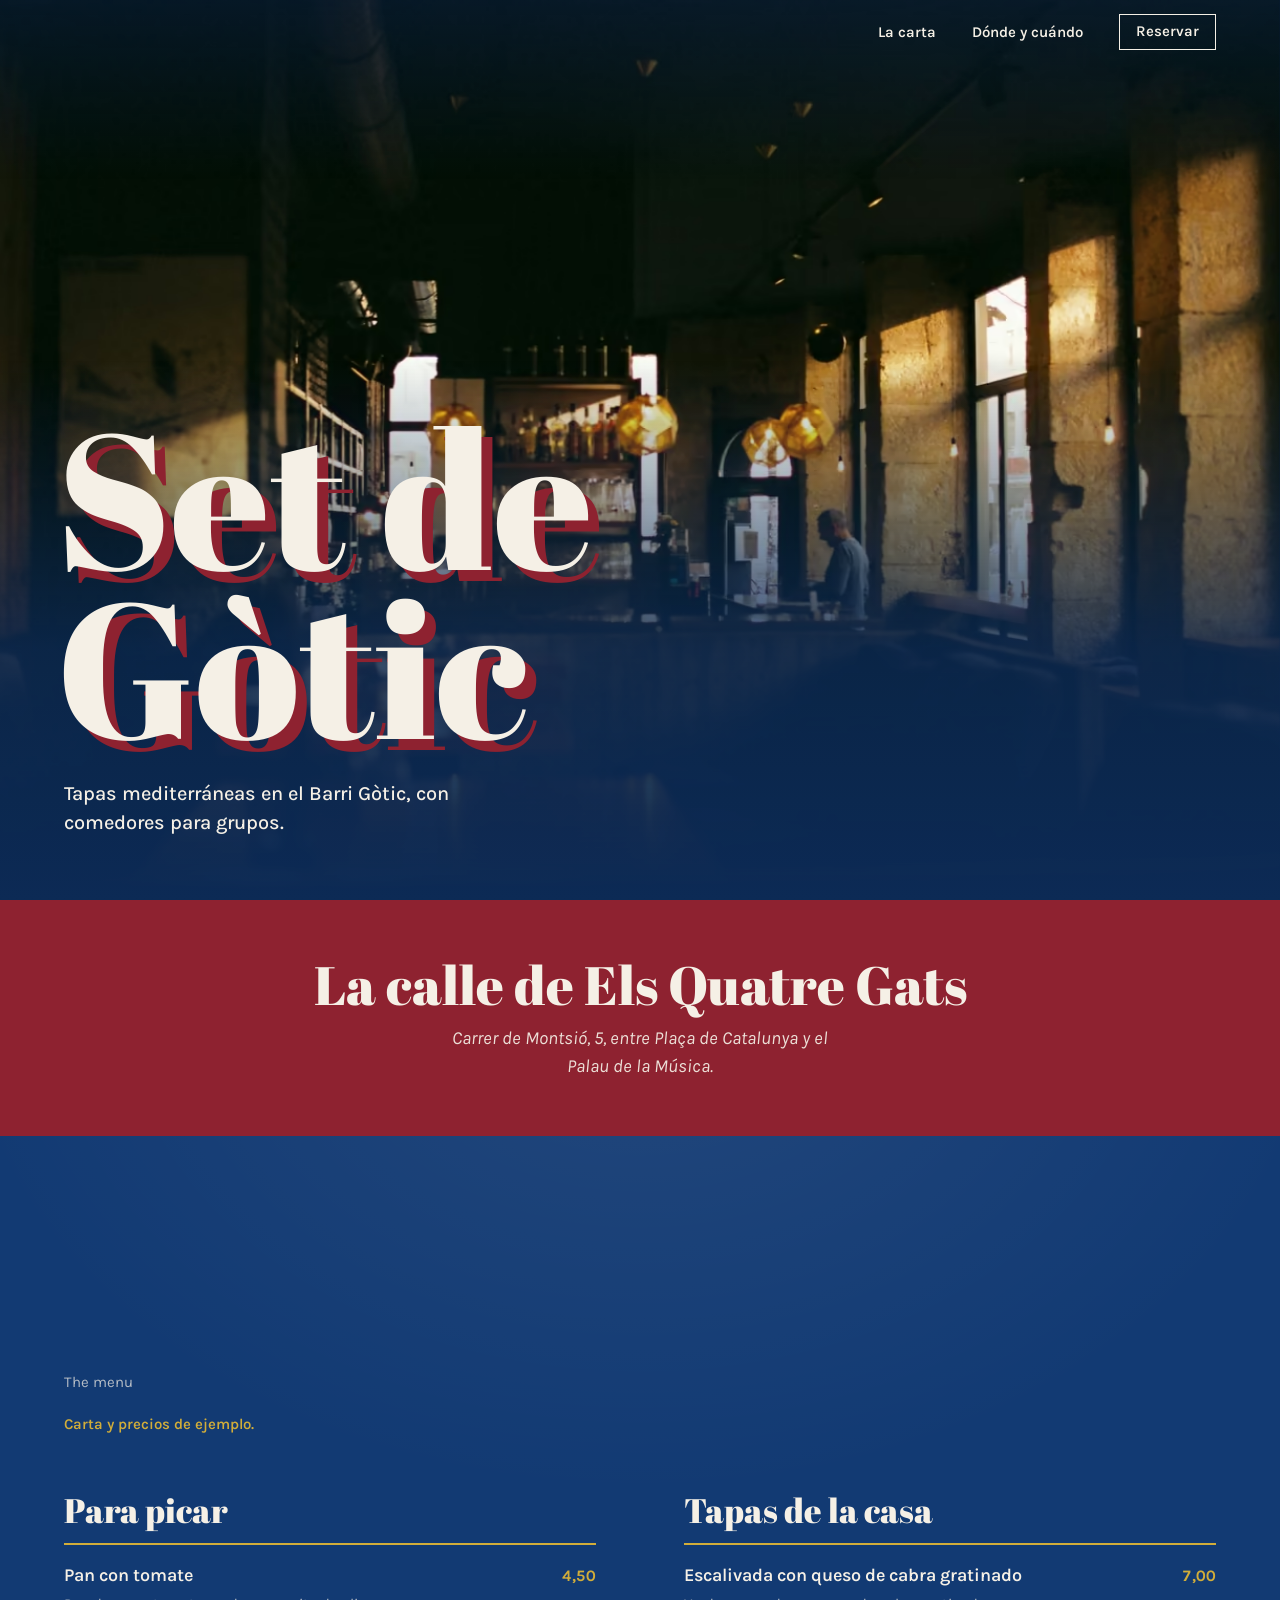
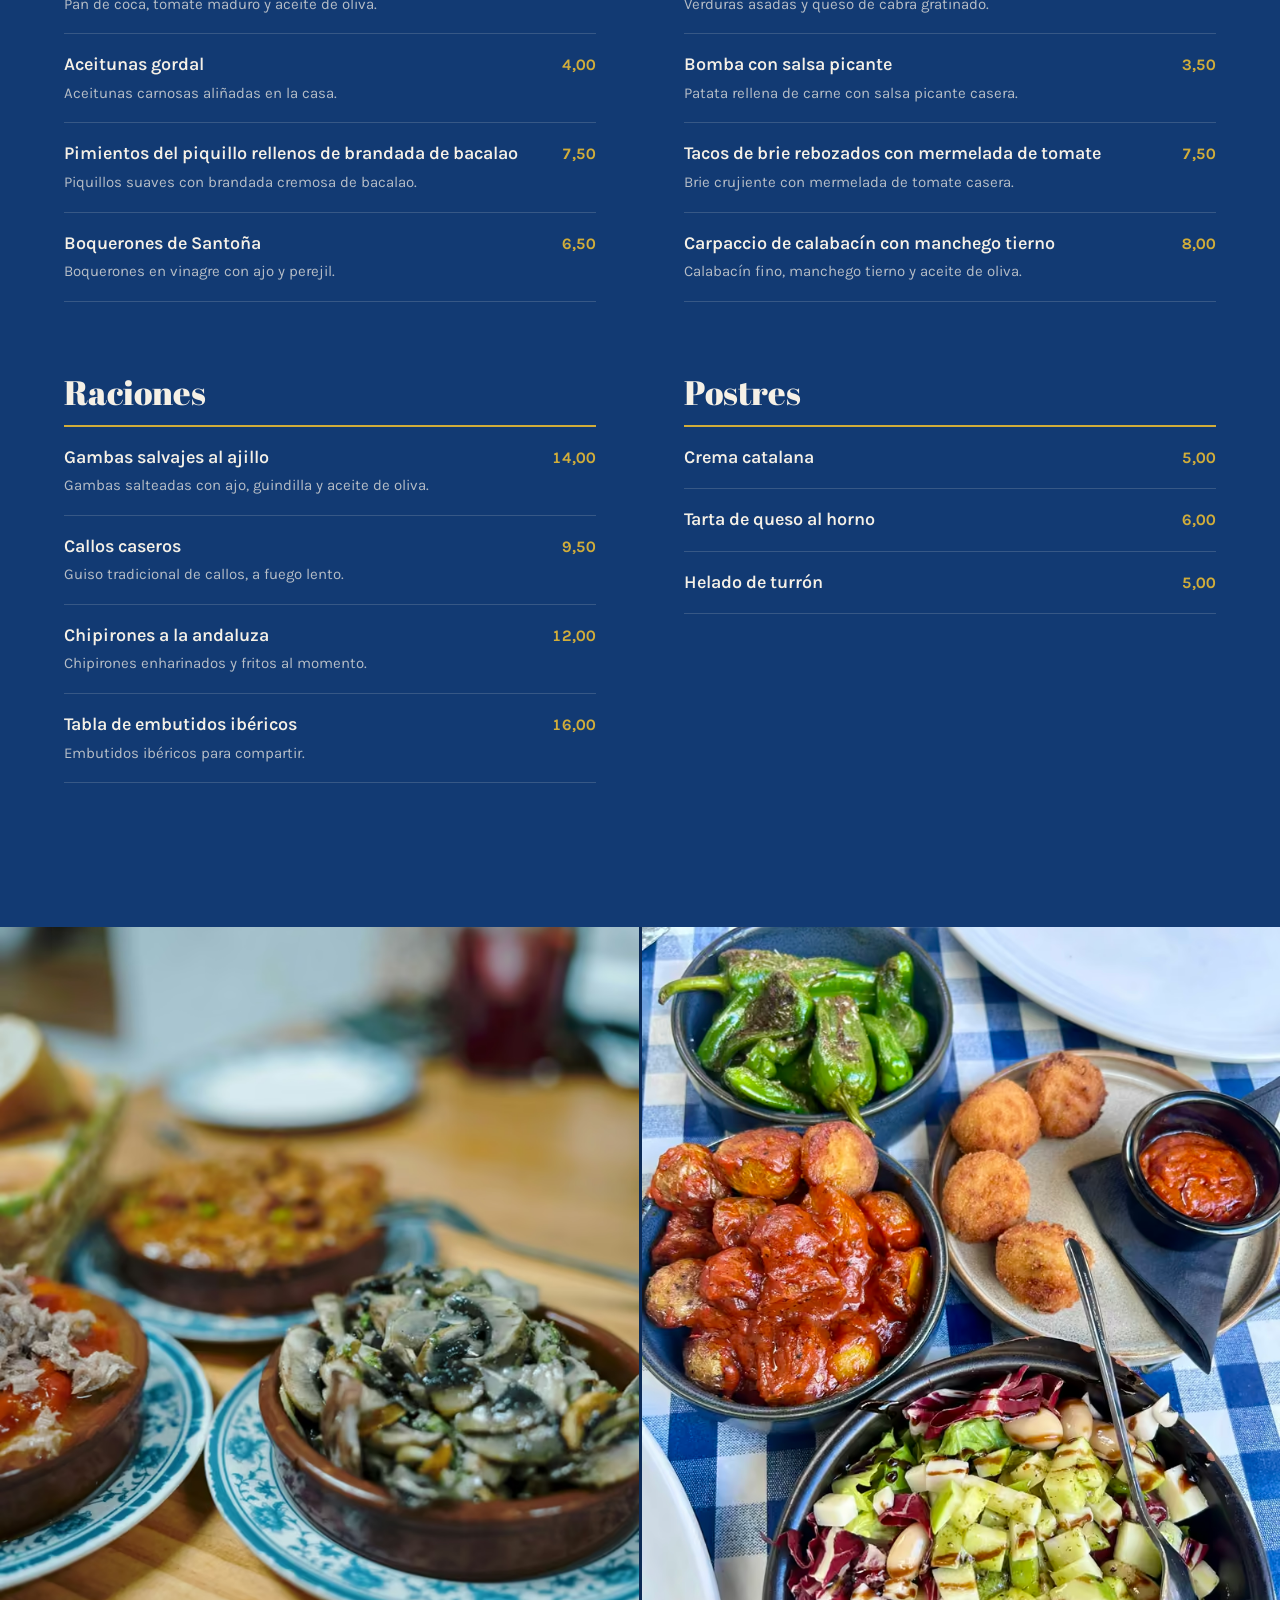
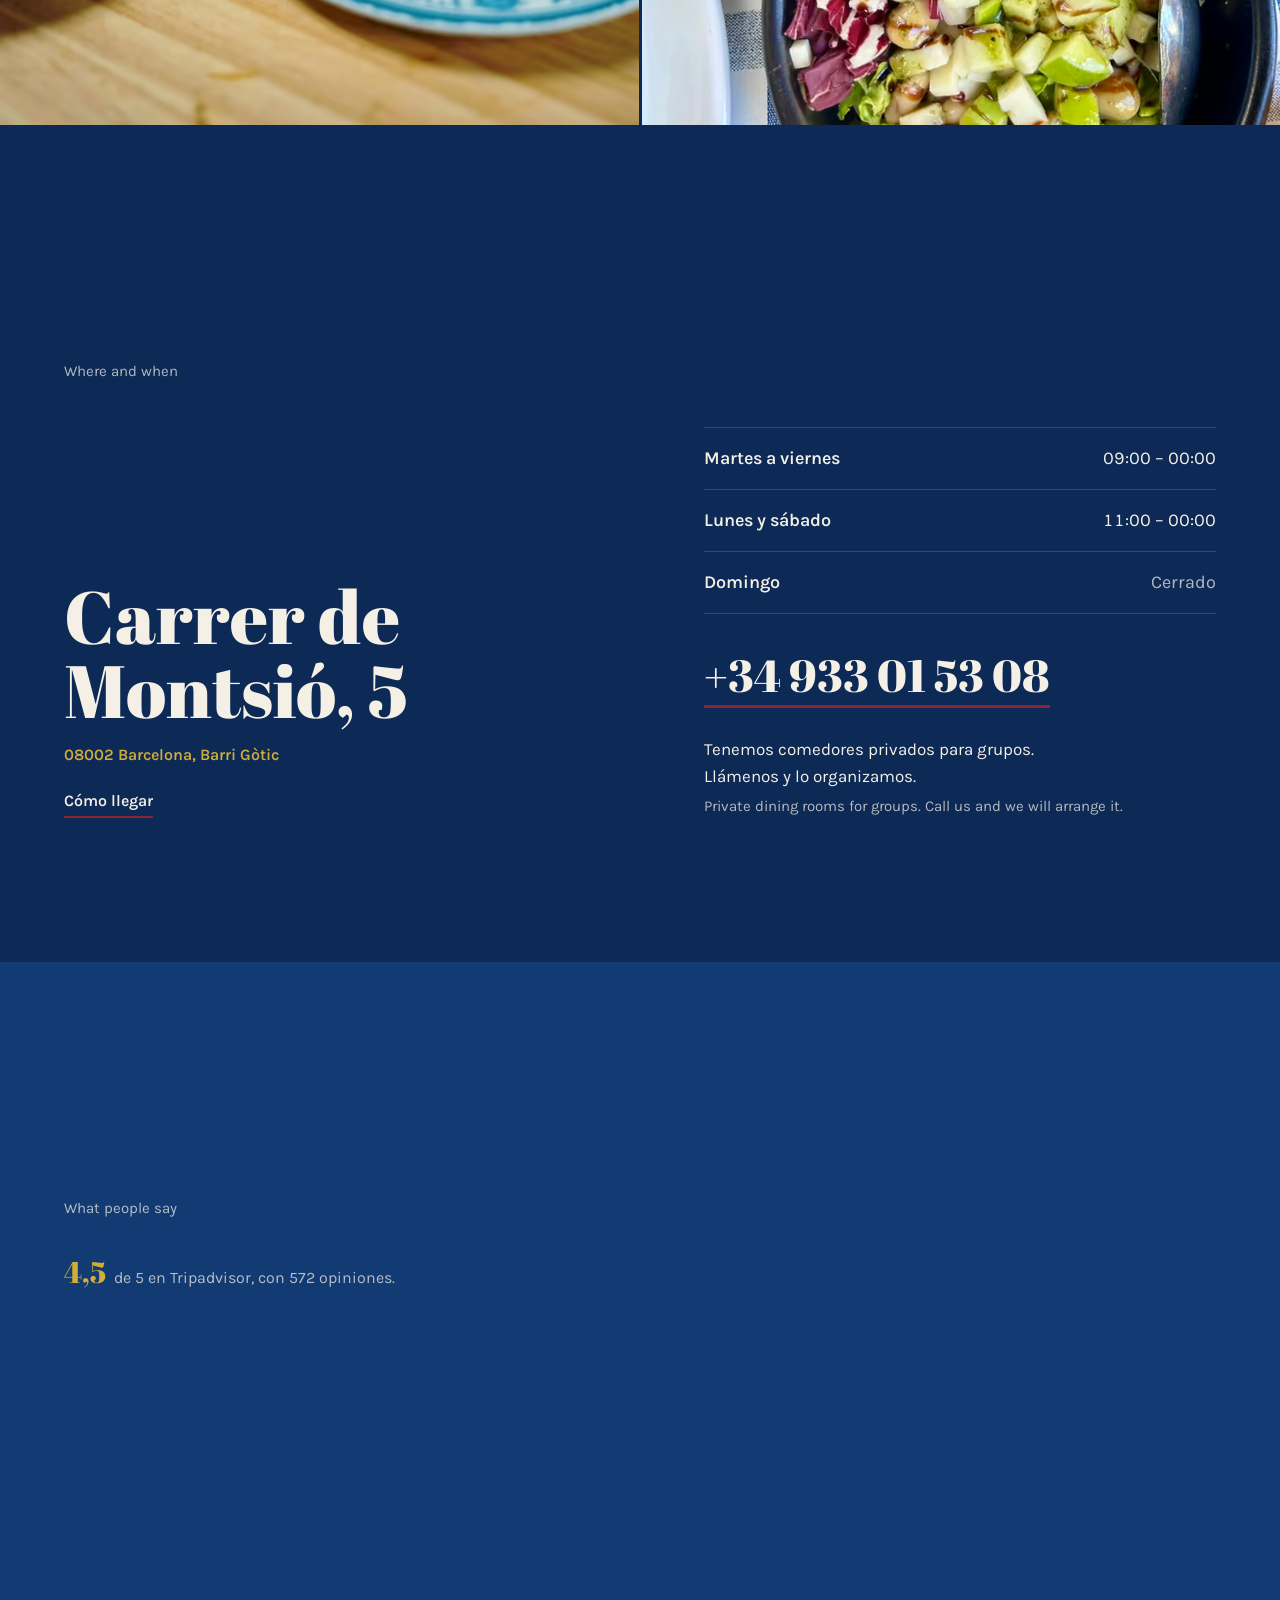
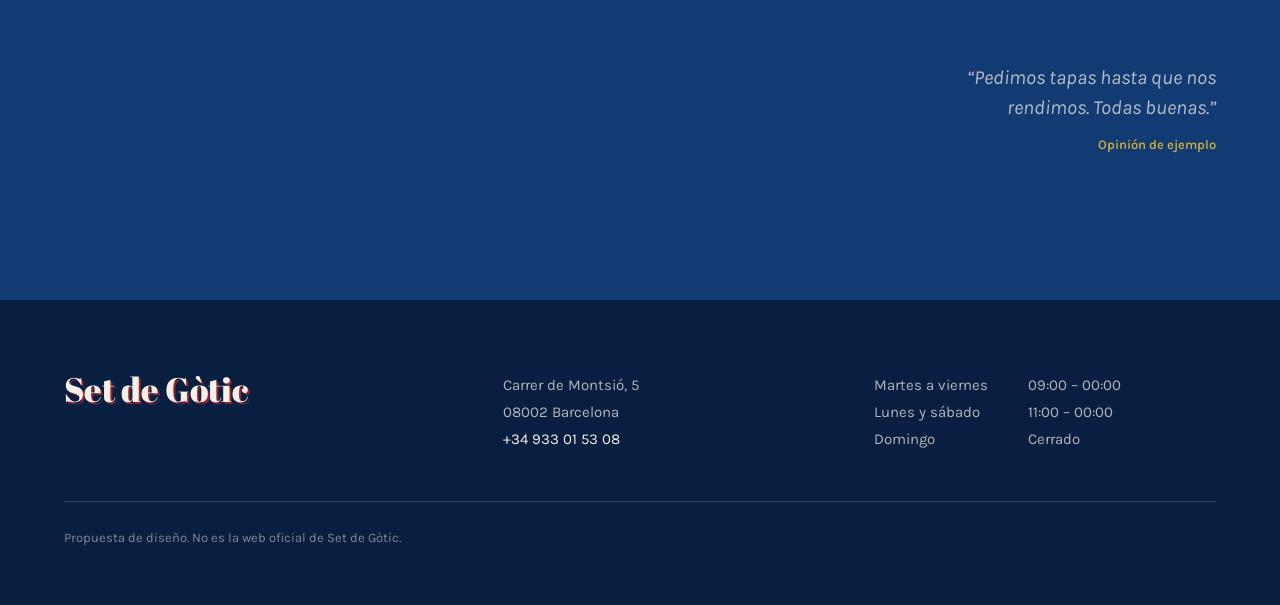
<file: setdegotic/index.html>
<!DOCTYPE html><html lang="es"><head><meta charSet="utf-8"/><meta name="viewport" content="width=device-width, initial-scale=1, viewport-fit=cover"/><link rel="stylesheet" href="/setdegotic/assets/styles-BELXtksr.css" data-precedence="default"/><title>Set de Gòtic — Tapas en el Barri Gòtic, Barcelona</title><meta name="theme-color" content="#0c2a55"/><meta name="color-scheme" content="dark"/><meta name="robots" content="noindex, nofollow"/><meta name="format-detection" content="telephone=no"/><meta property="og:site_name" content="Set de Gòtic"/><meta property="og:locale" content="es_ES"/><meta property="og:type" content="website"/><meta name="twitter:card" content="summary_large_image"/><meta name="description" content="Tapas y raciones mediterráneas en Carrer de Montsió 5, la calle de Els Quatre Gats. Comedores para grupos. Barri Gòtic, Barcelona."/><meta property="og:title" content="Set de Gòtic"/><meta property="og:description" content="Tapas mediterráneas en el Barri Gòtic, con comedores para grupos."/><meta property="og:url" content="https://loathious.github.io/setdegotic/"/><meta property="og:image" content="https://loathious.github.io/setdegotic/og.jpg"/><meta property="og:image:width" content="1200"/><meta property="og:image:height" content="630"/><meta property="og:image:alt" content="Set de Gòtic, Barcelona"/><link rel="preload" href="/setdegotic/assets/abril-fatface-400-quYjIQSE.woff2" as="font" type="font/woff2" crossorigin="anonymous"/><link rel="preload" href="/setdegotic/assets/karla-var-DnlZTIUn.woff2" as="font" type="font/woff2" crossorigin="anonymous"/><link rel="icon" href="/setdegotic/favicon.svg" type="image/svg+xml"/><link rel="icon" href="/setdegotic/favicon.ico" sizes="32x32"/><link rel="apple-touch-icon" href="/setdegotic/apple-touch-icon.png"/></head><body><header class="site-header"><a class="brand" href="#inicio" aria-label="Set de Gòtic, inicio" tabindex="-1">Set de Gòtic</a><nav class="nav" aria-label="Secciones"><a href="#carta">La carta</a><a href="#donde">Dónde y cuándo</a><a class="nav-reserve" href="#donde">Reservar</a></nav></header><main><section class="hero" id="inicio" aria-labelledby="nombre"><picture class="hero-photo"><source type="image/avif" srcSet="/setdegotic/photos/sala-640.avif 640w, /setdegotic/photos/sala-960.avif 960w, /setdegotic/photos/sala-1280.avif 1280w, /setdegotic/photos/sala-1920.avif 1920w, /setdegotic/photos/sala-2560.avif 2560w" sizes="100vw"/><source type="image/webp" srcSet="/setdegotic/photos/sala-640.webp 640w, /setdegotic/photos/sala-960.webp 960w, /setdegotic/photos/sala-1280.webp 1280w, /setdegotic/photos/sala-1920.webp 1920w, /setdegotic/photos/sala-2560.webp 2560w" sizes="100vw"/><img src="/setdegotic/photos/sala-1280.jpg" srcSet="/setdegotic/photos/sala-640.jpg 640w, /setdegotic/photos/sala-960.jpg 960w, /setdegotic/photos/sala-1280.jpg 1280w, /setdegotic/photos/sala-1920.jpg 1920w, /setdegotic/photos/sala-2560.jpg 2560w" sizes="100vw" width="2800" height="1876" alt="La sala y la barra con lámparas encendidas" loading="eager" decoding="sync" fetchPriority="high"/></picture><div class="hero-veil" aria-hidden="true"></div><div class="hero-copy"><h1 id="nombre"><span class="ln" data-t="Set de">Set de</span><span class="ln" data-t="Gòtic">Gòtic</span></h1><p class="hero-line">Tapas mediterráneas en el Barri Gòtic, con comedores para grupos.</p></div></section><aside class="band" aria-label="Dónde estamos"><p class="band-title">La calle de Els Quatre Gats</p><p class="band-note">Carrer de Montsió, 5, entre Plaça de Catalunya y el Palau de la Música.</p></aside><section class="section carta" id="carta" aria-labelledby="carta-title"><div class="shell"><header class="head"><h2 id="carta-title" data-reveal="wipe">La carta</h2><p lang="en">The menu</p></header><p class="note">Carta y precios de ejemplo.</p><div class="carta-grid"><section class="group" aria-label="Para picar"><h3>Para picar</h3><ul><li class="dish"><div class="dish-row"><span class="dish-name">Pan con tomate</span><span class="dish-price">4,50</span></div><p class="dish-note">Pan de coca, tomate maduro y aceite de oliva.</p></li><li class="dish"><div class="dish-row"><span class="dish-name">Aceitunas gordal</span><span class="dish-price">4,00</span></div><p class="dish-note">Aceitunas carnosas aliñadas en la casa.</p></li><li class="dish"><div class="dish-row"><span class="dish-name">Pimientos del piquillo rellenos de brandada de bacalao</span><span class="dish-price">7,50</span></div><p class="dish-note">Piquillos suaves con brandada cremosa de bacalao.</p></li><li class="dish"><div class="dish-row"><span class="dish-name">Boquerones de Santoña</span><span class="dish-price">6,50</span></div><p class="dish-note">Boquerones en vinagre con ajo y perejil.</p></li></ul></section><section class="group" aria-label="Tapas de la casa"><h3>Tapas de la casa</h3><ul><li class="dish"><div class="dish-row"><span class="dish-name">Escalivada con queso de cabra gratinado</span><span class="dish-price">7,00</span></div><p class="dish-note">Verduras asadas y queso de cabra gratinado.</p></li><li class="dish"><div class="dish-row"><span class="dish-name">Bomba con salsa picante</span><span class="dish-price">3,50</span></div><p class="dish-note">Patata rellena de carne con salsa picante casera.</p></li><li class="dish"><div class="dish-row"><span class="dish-name">Tacos de brie rebozados con mermelada de tomate</span><span class="dish-price">7,50</span></div><p class="dish-note">Brie crujiente con mermelada de tomate casera.</p></li><li class="dish"><div class="dish-row"><span class="dish-name">Carpaccio de calabacín con manchego tierno</span><span class="dish-price">8,00</span></div><p class="dish-note">Calabacín fino, manchego tierno y aceite de oliva.</p></li></ul></section><section class="group" aria-label="Raciones"><h3>Raciones</h3><ul><li class="dish"><div class="dish-row"><span class="dish-name">Gambas salvajes al ajillo</span><span class="dish-price">14,00</span></div><p class="dish-note">Gambas salteadas con ajo, guindilla y aceite de oliva.</p></li><li class="dish"><div class="dish-row"><span class="dish-name">Callos caseros</span><span class="dish-price">9,50</span></div><p class="dish-note">Guiso tradicional de callos, a fuego lento.</p></li><li class="dish"><div class="dish-row"><span class="dish-name">Chipirones a la andaluza</span><span class="dish-price">12,00</span></div><p class="dish-note">Chipirones enharinados y fritos al momento.</p></li><li class="dish"><div class="dish-row"><span class="dish-name">Tabla de embutidos ibéricos</span><span class="dish-price">16,00</span></div><p class="dish-note">Embutidos ibéricos para compartir.</p></li></ul></section><section class="group" aria-label="Postres"><h3>Postres</h3><ul><li class="dish"><div class="dish-row"><span class="dish-name">Crema catalana</span><span class="dish-price">5,00</span></div></li><li class="dish"><div class="dish-row"><span class="dish-name">Tarta de queso al horno</span><span class="dish-price">6,00</span></div></li><li class="dish"><div class="dish-row"><span class="dish-name">Helado de turrón</span><span class="dish-price">5,00</span></div></li></ul></section></div></div></section><section class="pair" aria-label="Tapas de Set de Gòtic"><picture><source type="image/avif" srcSet="/setdegotic/photos/platos-480.avif 480w, /setdegotic/photos/platos-800.avif 800w, /setdegotic/photos/platos-1200.avif 1200w, /setdegotic/photos/platos-1600.avif 1600w" sizes="(min-width: 761px) 50vw, 100vw"/><source type="image/webp" srcSet="/setdegotic/photos/platos-480.webp 480w, /setdegotic/photos/platos-800.webp 800w, /setdegotic/photos/platos-1200.webp 1200w, /setdegotic/photos/platos-1600.webp 1600w" sizes="(min-width: 761px) 50vw, 100vw"/><img src="/setdegotic/photos/platos-1200.jpg" srcSet="/setdegotic/photos/platos-480.jpg 480w, /setdegotic/photos/platos-800.jpg 800w, /setdegotic/photos/platos-1200.jpg 1200w, /setdegotic/photos/platos-1600.jpg 1600w" sizes="(min-width: 761px) 50vw, 100vw" width="2800" height="4200" alt="Tapas en cazuelas de barro sobre platos azules" loading="lazy" decoding="async" fetchPriority="auto"/></picture><picture><source type="image/avif" srcSet="/setdegotic/photos/mesa-480.avif 480w, /setdegotic/photos/mesa-800.avif 800w, /setdegotic/photos/mesa-1200.avif 1200w, /setdegotic/photos/mesa-1600.avif 1600w" sizes="(min-width: 761px) 50vw, 100vw"/><source type="image/webp" srcSet="/setdegotic/photos/mesa-480.webp 480w, /setdegotic/photos/mesa-800.webp 800w, /setdegotic/photos/mesa-1200.webp 1200w, /setdegotic/photos/mesa-1600.webp 1600w" sizes="(min-width: 761px) 50vw, 100vw"/><img src="/setdegotic/photos/mesa-1200.jpg" srcSet="/setdegotic/photos/mesa-480.jpg 480w, /setdegotic/photos/mesa-800.jpg 800w, /setdegotic/photos/mesa-1200.jpg 1200w, /setdegotic/photos/mesa-1600.jpg 1600w" sizes="(min-width: 761px) 50vw, 100vw" width="2800" height="3733" alt="Mesa con pimientos, patatas, croquetas y ensalada" loading="lazy" decoding="async" fetchPriority="auto"/></picture></section><section class="section donde" id="donde" aria-labelledby="donde-title"><div class="shell"><header class="head"><h2 id="donde-title" data-reveal="wipe">Dónde y cuándo</h2><p lang="en">Where and when</p></header></div><div class="shell donde-grid"><div><address class="address">Carrer de Montsió, 5</address><p class="district">08002 Barcelona, Barri Gòtic</p><a class="text-link" href="https://www.google.com/maps/search/?api=1&amp;query=Set%20de%20G%C3%B2tic%2C%20Carrer%20de%20Montsi%C3%B3%205%2C%2008002%20Barcelona" target="_blank" rel="noopener noreferrer">Cómo llegar</a></div><div><dl class="hours"><div class="hours-row"><dt>Martes a viernes</dt><dd>09:00 – 00:00</dd></div><div class="hours-row"><dt>Lunes y sábado</dt><dd>11:00 – 00:00</dd></div><div class="hours-row"><dt>Domingo</dt><dd>Cerrado</dd></div></dl><a class="phone" href="tel:+34933015308">+34 933 01 53 08</a><p class="groups">Tenemos comedores privados para grupos. Llámenos y lo organizamos.</p><p class="groups-en" lang="en">Private dining rooms for groups. Call us and we will arrange it.</p></div></div></section><section class="section dicen" aria-labelledby="dicen-title"><div class="shell"><header class="head"><h2 id="dicen-title" data-reveal="wipe">Lo que dicen</h2><p lang="en">What people say</p></header><p class="rating"><strong>4,5</strong> de 5 en Tripadvisor, con 572 opiniones.</p><div class="quotes"><figure class="quote quote-big" data-reveal="wipe"><blockquote><p>“Nos trataron como si viniéramos cada semana.”</p></blockquote><figcaption>Opinión de ejemplo</figcaption></figure><figure class="quote quote-small"><blockquote><p>“Pedimos tapas hasta que nos rendimos. Todas buenas.”</p></blockquote><figcaption>Opinión de ejemplo</figcaption></figure></div></div></section></main><footer class="footer"><div class="shell footer-grid"><p class="footer-name">Set de Gòtic</p><div><address>Carrer de Montsió, 5<br/>08002 Barcelona</address><a href="tel:+34933015308">+34 933 01 53 08</a></div><dl class="footer-hours"><div><dt>Martes a viernes</dt><dd>09:00 – 00:00</dd></div><div><dt>Lunes y sábado</dt><dd>11:00 – 00:00</dd></div><div><dt>Domingo</dt><dd>Cerrado</dd></div></dl></div><p class="shell disclosure">Propuesta de diseño. No es la web oficial de Set de Gòtic.</p></footer><script>(function(){var h=document.querySelector(".site-header"),o=document.getElementById("inicio"),b=h&&h.querySelector(".brand");if(!("IntersectionObserver"in window))return;if(h&&o)new IntersectionObserver(function(e){var p=!e[0].isIntersecting;h.classList.toggle("is-solid",p);if(b)b.tabIndex=p?0:-1},{rootMargin:"-72px 0px 0px 0px"}).observe(o);if(matchMedia("(prefers-reduced-motion: reduce)").matches)return;var r=new IntersectionObserver(function(e){e.forEach(function(x){if(!x.isIntersecting)return;x.target.classList.add("is-in");r.unobserve(x.target)})},{threshold:.2,rootMargin:"0px 0px -6% 0px"});document.querySelectorAll("[data-reveal]").forEach(function(el){if(el.getBoundingClientRect().top<innerHeight*.9)return;el.classList.add("is-pending");r.observe(el)})})()</script></body></html>
</file>
<file: frankiegallo/assets/styles-9TlWTQxj.css>
/*! tailwindcss v4.3.3 | MIT License | https://tailwindcss.com */
@layer theme{:root,:host{--font-mono:ui-monospace, SFMono-Regular, Menlo, Monaco, Consolas, "Liberation Mono", "Courier New", monospace;--default-font-family:var(--text);--default-mono-font-family:var(--font-mono)}}@layer base{*,:after,:before,::backdrop{box-sizing:border-box;border:0 solid;margin:0;padding:0}::file-selector-button{box-sizing:border-box;border:0 solid;margin:0;padding:0}html,:host{-webkit-text-size-adjust:100%;tab-size:4;line-height:1.5;font-family:var(--default-font-family,-apple-system, BlinkMacSystemFont, "Segoe UI", Roboto, "Helvetica Neue", "Noto Sans", Arial, sans-serif, "Apple Color Emoji", "Segoe UI Emoji", "Segoe UI Symbol", "Noto Color Emoji");font-feature-settings:var(--default-font-feature-settings,normal);font-variation-settings:var(--default-font-variation-settings,normal);-webkit-tap-highlight-color:transparent}hr{height:0;color:inherit;border-top-width:1px}abbr:where([title]){-webkit-text-decoration:underline dotted;text-decoration:underline dotted}h1,h2,h3,h4,h5,h6{font-size:inherit;font-weight:inherit}a{color:inherit;-webkit-text-decoration:inherit;-webkit-text-decoration:inherit;-webkit-text-decoration:inherit;-webkit-text-decoration:inherit;-webkit-text-decoration:inherit;text-decoration:inherit}b,strong{font-weight:bolder}code,kbd,samp,pre{font-family:var(--default-mono-font-family,ui-monospace, SFMono-Regular, Menlo, Monaco, Consolas, "Liberation Mono", "Courier New", monospace);font-feature-settings:var(--default-mono-font-feature-settings,normal);font-variation-settings:var(--default-mono-font-variation-settings,normal);font-size:1em}small{font-size:80%}sub,sup{vertical-align:baseline;font-size:75%;line-height:0;position:relative}sub{bottom:-.25em}sup{top:-.5em}table{text-indent:0;border-color:inherit;border-collapse:collapse}:-moz-focusring:where(:not(iframe)){outline:auto}progress{vertical-align:baseline}summary{display:list-item}ol,ul,menu{list-style:none}img,svg,video,canvas,audio,iframe,embed,object{vertical-align:middle;display:block}img,video{max-width:100%;height:auto}button,input,select,optgroup,textarea{font:inherit;font-feature-settings:inherit;font-variation-settings:inherit;letter-spacing:inherit;color:inherit;opacity:1;background-color:#0000;border-radius:0}::file-selector-button{font:inherit;font-feature-settings:inherit;font-variation-settings:inherit;letter-spacing:inherit;color:inherit;opacity:1;background-color:#0000;border-radius:0}:where(select:is([multiple],[size])) optgroup{font-weight:bolder}:where(select:is([multiple],[size])) optgroup option{padding-inline-start:20px}::file-selector-button{margin-inline-end:4px}::placeholder{opacity:1}@supports (not ((-webkit-appearance:-apple-pay-button))) or (contain-intrinsic-size:1px){::placeholder{color:currentColor}@supports (color:color-mix(in lab, red, red)){::placeholder{color:color-mix(in oklab, currentcolor 50%, transparent)}}}textarea{resize:vertical}::-webkit-search-decoration{-webkit-appearance:none}::-webkit-date-and-time-value{min-height:1lh;text-align:inherit}::-webkit-datetime-edit{display:inline-flex}::-webkit-datetime-edit-fields-wrapper{padding:0}::-webkit-datetime-edit{padding-block:0}::-webkit-datetime-edit-year-field{padding-block:0}::-webkit-datetime-edit-month-field{padding-block:0}::-webkit-datetime-edit-day-field{padding-block:0}::-webkit-datetime-edit-hour-field{padding-block:0}::-webkit-datetime-edit-minute-field{padding-block:0}::-webkit-datetime-edit-second-field{padding-block:0}::-webkit-datetime-edit-millisecond-field{padding-block:0}::-webkit-datetime-edit-meridiem-field{padding-block:0}::-webkit-calendar-picker-indicator{line-height:1}:-moz-ui-invalid{box-shadow:none}button,input:where([type=button],[type=reset],[type=submit]){appearance:button}::file-selector-button{appearance:button}::-webkit-inner-spin-button{height:auto}::-webkit-outer-spin-button{height:auto}[hidden]:where(:not([hidden=until-found])){display:none!important}}@layer components,utilities;@font-face{font-family:Archivo Black;src:url(/frankiegallo/assets/archivo-black-400-Cy2gNdDM.woff2)format("woff2");font-weight:400;font-style:normal;font-display:swap}@font-face{font-family:Archivo;src:url(/frankiegallo/assets/archivo-var-DDX8xcHA.woff2)format("woff2");font-weight:400 800;font-style:normal;font-display:swap}:root{--char:#171210;--char-2:#211a17;--flour:#f0ead9;--flour-soft:#f0ead9b3;--ash:#9a8f86;--rule:#f0ead924;--tomato:#d8341f;--tomato-deep:#b8290f;--tomato-text:#ec5540;--band-ink:#171210;--yolk:#f2b33d;--display:"Archivo Black", "Arial Black", Impact, sans-serif;--text:"Archivo", -apple-system, "Segoe UI", sans-serif;--ease:cubic-bezier(.23, 1, .32, 1);--gutter:clamp(20px, 5vw, 56px);--section:clamp(80px, 11vw, 136px);--header:64px;--lightningcss-light: ;--lightningcss-dark:initial;--lightningcss-light: ;--lightningcss-dark:initial;color-scheme:dark}html{background:var(--char);-webkit-text-size-adjust:100%;-webkit-tap-highlight-color:transparent;scroll-padding-top:var(--header)}@media (prefers-reduced-motion:no-preference){html{scroll-behavior:smooth}}body{background:var(--char);color:var(--flour);font-family:var(--text);font-kerning:normal;text-rendering:optimizelegibility;-webkit-font-smoothing:antialiased;-moz-osx-font-smoothing:grayscale;margin:0;font-size:17px;line-height:1.55;overflow-x:clip}::selection{background:var(--tomato);color:var(--char)}h1,h2,h3,p,figure,blockquote,ul,dl,dd,address{margin:0}ul{padding:0;list-style:none}address{font-style:normal}picture,img{display:block}img{max-width:100%;height:auto}a{color:inherit;touch-action:manipulation;text-decoration:none}:focus-visible{outline:3px solid var(--yolk);outline-offset:3px}.wrap{width:min(100% - 2 * var(--gutter), 1280px);margin-inline:auto}.mask{display:block;overflow:hidden}.mask>*{display:block}.site-header{z-index:10;min-height:var(--header);padding:env(safe-area-inset-top,0px) var(--gutter) 0;transition:background-color .4s var(--ease), border-color .4s var(--ease);border-bottom:1px solid #0000;justify-content:space-between;align-items:center;gap:24px;display:flex;position:fixed;inset:0 0 auto}.site-header.is-solid{border-bottom-color:var(--rule);-webkit-backdrop-filter:blur(12px)saturate(140%);backdrop-filter:blur(12px)saturate(140%);background:#171210e6}.brand{font-family:var(--display);letter-spacing:-.02em;text-transform:uppercase;opacity:0;transition:opacity .4s var(--ease), transform .4s var(--ease);font-size:18px;transform:translateY(-3px)}.is-solid .brand{opacity:1;transform:none}.nav{align-items:center;gap:clamp(20px,3vw,36px);font-size:15px;font-weight:700;display:flex}.nav a{padding-block:10px;display:none}.nav .nav-reserve{background:var(--tomato-deep);color:var(--flour);padding:11px 16px 12px;line-height:1;display:inline-block}.hero{isolation:isolate;background:var(--char);height:100svh;min-height:600px;position:relative;overflow:hidden}.hero-photo,.hero-photo img{width:100%;height:100%;position:absolute;inset:0}.hero-photo img{object-fit:cover;object-position:64% 30%}.hero-veil{background:linear-gradient(180deg, #17121080 0%, #17121000 18%), linear-gradient(180deg, #17121000 34%, #171210b8 60%, var(--char) 94%);position:absolute;inset:0}.hero-copy{padding:0 var(--gutter) calc(env(safe-area-inset-bottom,0px) + 96px);position:absolute;bottom:0;left:0;right:0}.logotype{font-family:var(--display);letter-spacing:-.035em;text-transform:uppercase;margin-left:-.05em;font-weight:400}.logotype .mask>span{animation:rise .8s var(--ease) both}.logotype .mask:nth-child(2)>span{animation-delay:70ms}.logotype .mask:nth-child(3)>span{animation-delay:.14s}.logo-main{color:var(--flour);font-size:clamp(3rem,18vw,11rem);line-height:.84}.logo-cha{color:var(--tomato);white-space:nowrap;padding-top:.14em;font-size:clamp(1.7rem,10vw,6.1rem);line-height:.84}.hero-line{color:var(--flour);animation:fade-in .7s var(--ease) .5s both;margin-top:22px;font-size:clamp(1rem,2vw,1.2rem);font-weight:600;line-height:1.4}@keyframes rise{0%{transform:translateY(105%)}}@keyframes fade-in{0%{opacity:0}}.band-clip{z-index:1;margin-top:-56px;margin-bottom:-40px;padding-block:40px;position:relative;overflow:hidden}.band{background:var(--tomato);width:116vw;color:var(--char);animation:band-settle .9s var(--ease) .3s both;margin-left:-8vw;padding:clamp(40px,7vw,64px) 0;transform:rotate(-3deg)}.band-inner{width:min(100vw - 2 * var(--gutter), 1280px);animation:band-level .9s var(--ease) .3s both;margin-inline:auto;transform:rotate(3deg)}.band-main{font-family:var(--display);letter-spacing:-.03em;text-transform:uppercase;text-wrap:balance;font-size:clamp(1.7rem,5.2vw,3.6rem);line-height:.98}.band-note{color:var(--band-ink);margin-top:18px;font-size:clamp(1.2rem,1.8vw,1.35rem);font-weight:700;line-height:1.4}@keyframes band-settle{0%{transform:rotate(-6deg)}}@keyframes band-level{0%{transform:rotate(6deg)}}.section{padding-block:var(--section)}.head h2{color:var(--tomato);font-family:var(--display);letter-spacing:-.035em;text-transform:uppercase;margin-left:-.04em;font-size:clamp(2.8rem,8vw,5.4rem);font-weight:400;line-height:.9}.head p{color:var(--ash);margin-top:12px;font-size:16px}.note{color:var(--yolk);margin-top:10px;font-size:15px;font-weight:600}.menu{padding-top:calc(var(--section) + 24px);background:radial-gradient(120% 80% at 18% 0%, #d8341f21 0%, #d8341f00 58%), var(--char)}.menu-grid{gap:56px;margin-top:56px;display:grid}.menu-col{align-content:start;gap:56px;display:grid}.menu-group h3{border-bottom:3px solid var(--tomato);color:var(--tomato-text);font-family:var(--display);letter-spacing:-.01em;text-transform:uppercase;padding-bottom:10px;font-size:20px;font-weight:400;line-height:1}.dish{border-bottom:1px solid var(--rule);padding-block:18px;position:relative}.dish-row{justify-content:space-between;align-items:baseline;gap:16px;display:flex}.dish-name{min-width:0;font-family:var(--display);letter-spacing:-.02em;text-transform:uppercase;font-size:clamp(1.15rem,2vw,1.5rem);line-height:1.1}.dish-price{color:var(--tomato-text);font-variant-numeric:tabular-nums;flex:none;font-size:16px;font-weight:800}.dish-note{max-width:60ch;color:var(--flour-soft);margin-top:6px;font-size:15px;line-height:1.45}.photo-break{height:56svh;min-height:340px;position:relative;overflow:hidden}.photo-break picture,.photo-break img{width:100%;height:100%}.photo-break img{object-fit:cover;object-position:50% 40%}.photo-break:after{background:linear-gradient(180deg, var(--char) 0%, transparent 16%, transparent 70%, var(--char) 100%);content:"";pointer-events:none;position:absolute;inset:0}.casas-list{margin-top:56px}.casa{border-top:3px solid var(--tomato);gap:18px;padding-block:32px;display:grid}.casa h3{color:var(--tomato);font-family:var(--display);letter-spacing:-.035em;text-transform:uppercase;font-size:clamp(2.4rem,6.4vw,4rem);font-weight:400;line-height:.9}.casa-body{gap:16px;display:grid}.casa address{font-size:clamp(1.05rem,1.5vw,1.2rem);font-weight:600;line-height:1.45}.casa-hours{color:var(--flour-soft);gap:4px;font-size:15px;display:grid}.casa-hours div{grid-template-columns:minmax(0,12.5em) auto;gap:12px;display:grid}.casa-hours dd{color:var(--flour);font-variant-numeric:tabular-nums}.casa-actions{flex-wrap:wrap;align-items:center;gap:8px 28px;margin-top:4px;display:flex}.casa-phone{min-height:44px;font-family:var(--display);letter-spacing:-.02em;text-decoration:underline;-webkit-text-decoration-color:var(--tomato);-webkit-text-decoration-color:var(--tomato);-webkit-text-decoration-color:var(--tomato);-webkit-text-decoration-color:var(--tomato);text-decoration-color:var(--tomato);text-underline-offset:.22em;white-space:nowrap;align-items:center;font-size:clamp(1.3rem,2.6vw,1.75rem);text-decoration-thickness:3px;display:inline-flex}.text-link{min-height:44px;color:var(--yolk);align-items:center;font-size:15px;font-weight:700;display:inline-flex}.facts{gap:6px;margin-top:36px;font-size:18px;font-weight:700;display:grid}.facts li:before{background:var(--tomato);content:"";vertical-align:.08em;width:.55em;height:.55em;margin-right:12px;display:inline-block}.quotes{gap:64px;margin-top:64px;display:grid}.quote p{font-family:var(--display);letter-spacing:-.035em;text-transform:uppercase;text-wrap:balance;margin-left:-.04em;font-size:clamp(2.2rem,7.6vw,5.4rem);line-height:.92}.quote-outline p{color:#0000;-webkit-text-stroke:1.5px var(--tomato)}.quote figcaption{color:var(--ash);margin-top:14px;font-size:14px;font-weight:600}.footer{border-top:3px solid var(--tomato);background:var(--char)}.footer-photo{height:220px;position:relative;overflow:hidden}.footer-photo picture,.footer-photo img{width:100%;height:100%}.footer-photo img{object-fit:cover;object-position:40% 58%}.footer-photo:after{background:linear-gradient(180deg, transparent 45%, var(--char) 100%);content:"";position:absolute;inset:0}.footer-grid{gap:28px;padding-top:48px;display:grid}.footer-logo{font-family:var(--display);letter-spacing:-.03em;text-transform:uppercase;font-size:30px;line-height:.95}.footer-logo span{color:var(--tomato-text);margin-top:6px;font-size:18px;display:block}.footer-casa-name{color:var(--yolk);font-family:var(--display);letter-spacing:.02em;text-transform:uppercase;font-size:14px}.footer-casa a{align-items:center;min-height:40px;font-size:18px;font-weight:700;display:inline-flex}.footer-casa p:last-child{color:var(--ash);font-size:14px}.footer-end{padding-block:28px calc(env(safe-area-inset-bottom,0px) + 48px);border-top:1px solid var(--rule);gap:18px;margin-top:40px;display:grid}.footer-end a{overflow-wrap:anywhere;font-weight:600}.disclosure{color:var(--ash);font-size:13px}.fallback{min-height:100svh;padding:var(--gutter);text-align:center;place-content:center;gap:18px;display:grid}.fallback-name{color:var(--tomato-text);font-family:var(--display);text-transform:uppercase}.fallback h1{font-family:var(--display);font-size:32px;font-weight:400}.fallback a,.fallback button{color:var(--flour);font:inherit;-webkit-text-decoration:underline 3px var(--tomato);-webkit-text-decoration:underline 3px var(--tomato);-webkit-text-decoration:underline 3px var(--tomato);-webkit-text-decoration:underline 3px var(--tomato);text-decoration:underline 3px var(--tomato);text-underline-offset:.2em;cursor:pointer;background:0 0;border:0;justify-self:center;font-weight:700}[data-reveal=rise].is-pending>*{transform:translateY(105%)}[data-reveal=rise].is-pending.is-in>*{transition:transform .8s var(--ease);transform:none}@media (width>=760px){body{font-size:18px}.nav a{display:inline-block}.hero-photo img{object-position:50% 58%}.hero-copy{padding-bottom:120px}.menu-grid{grid-template-columns:repeat(2,minmax(0,1fr));gap:80px}.photo-break{height:68vh}.footer-photo{height:300px}.footer-photo img{object-position:55% 55%}.footer-grid{grid-template-columns:1.3fr repeat(3,1fr)}.footer-end{grid-template-columns:1fr auto;align-items:center}}@media (width>=960px){.casa{grid-template-columns:minmax(0,.9fr) minmax(0,1.1fr);gap:64px;padding-block:40px}.quote-outline p{-webkit-text-stroke-width:2px}}@media (orientation:landscape) and (height<=540px){.hero{min-height:0}.hero-copy{padding-bottom:64px}.logo-main{font-size:19svh}.logo-cha{font-size:10.5svh}.hero-line{margin-top:12px}}@media (hover:hover) and (pointer:fine){.nav a,.text-link,.footer a{transition:color .16s}.nav a:not(.nav-reserve):hover,.footer a:hover{color:var(--tomato)}.nav .nav-reserve{transition:background-color .16s}.nav .nav-reserve:hover{background:#9f220c}.dish:after{background:var(--tomato);content:"";transform-origin:0;height:3px;transition:transform .22s var(--ease);position:absolute;bottom:-1px;left:0;right:0;transform:scaleX(0)}.dish:hover:after{transform:scaleX(1)}}@media (prefers-reduced-motion:reduce){*,:before,:after{transition:none!important;animation:none!important}}
</file>
<file: koyshunka/assets/styles-Df9qRTUG.css>
/*! tailwindcss v4.3.3 | MIT License | https://tailwindcss.com */
@layer theme{:root,:host{--font-mono:ui-monospace, SFMono-Regular, Menlo, Monaco, Consolas, "Liberation Mono", "Courier New", monospace;--default-font-family:var(--sans);--default-mono-font-family:var(--font-mono)}}@layer base{*,:after,:before,::backdrop{box-sizing:border-box;border:0 solid;margin:0;padding:0}::file-selector-button{box-sizing:border-box;border:0 solid;margin:0;padding:0}html,:host{-webkit-text-size-adjust:100%;tab-size:4;line-height:1.5;font-family:var(--default-font-family,-apple-system, BlinkMacSystemFont, "Segoe UI", Roboto, "Helvetica Neue", "Noto Sans", Arial, sans-serif, "Apple Color Emoji", "Segoe UI Emoji", "Segoe UI Symbol", "Noto Color Emoji");font-feature-settings:var(--default-font-feature-settings,normal);font-variation-settings:var(--default-font-variation-settings,normal);-webkit-tap-highlight-color:transparent}hr{height:0;color:inherit;border-top-width:1px}abbr:where([title]){-webkit-text-decoration:underline dotted;text-decoration:underline dotted}h1,h2,h3,h4,h5,h6{font-size:inherit;font-weight:inherit}a{color:inherit;-webkit-text-decoration:inherit;-webkit-text-decoration:inherit;-webkit-text-decoration:inherit;-webkit-text-decoration:inherit;-webkit-text-decoration:inherit;text-decoration:inherit}b,strong{font-weight:bolder}code,kbd,samp,pre{font-family:var(--default-mono-font-family,ui-monospace, SFMono-Regular, Menlo, Monaco, Consolas, "Liberation Mono", "Courier New", monospace);font-feature-settings:var(--default-mono-font-feature-settings,normal);font-variation-settings:var(--default-mono-font-variation-settings,normal);font-size:1em}small{font-size:80%}sub,sup{vertical-align:baseline;font-size:75%;line-height:0;position:relative}sub{bottom:-.25em}sup{top:-.5em}table{text-indent:0;border-color:inherit;border-collapse:collapse}:-moz-focusring:where(:not(iframe)){outline:auto}progress{vertical-align:baseline}summary{display:list-item}ol,ul,menu{list-style:none}img,svg,video,canvas,audio,iframe,embed,object{vertical-align:middle;display:block}img,video{max-width:100%;height:auto}button,input,select,optgroup,textarea{font:inherit;font-feature-settings:inherit;font-variation-settings:inherit;letter-spacing:inherit;color:inherit;opacity:1;background-color:#0000;border-radius:0}::file-selector-button{font:inherit;font-feature-settings:inherit;font-variation-settings:inherit;letter-spacing:inherit;color:inherit;opacity:1;background-color:#0000;border-radius:0}:where(select:is([multiple],[size])) optgroup{font-weight:bolder}:where(select:is([multiple],[size])) optgroup option{padding-inline-start:20px}::file-selector-button{margin-inline-end:4px}::placeholder{opacity:1}@supports (not ((-webkit-appearance:-apple-pay-button))) or (contain-intrinsic-size:1px){::placeholder{color:currentColor}@supports (color:color-mix(in lab, red, red)){::placeholder{color:color-mix(in oklab, currentcolor 50%, transparent)}}}textarea{resize:vertical}::-webkit-search-decoration{-webkit-appearance:none}::-webkit-date-and-time-value{min-height:1lh;text-align:inherit}::-webkit-datetime-edit{display:inline-flex}::-webkit-datetime-edit-fields-wrapper{padding:0}::-webkit-datetime-edit{padding-block:0}::-webkit-datetime-edit-year-field{padding-block:0}::-webkit-datetime-edit-month-field{padding-block:0}::-webkit-datetime-edit-day-field{padding-block:0}::-webkit-datetime-edit-hour-field{padding-block:0}::-webkit-datetime-edit-minute-field{padding-block:0}::-webkit-datetime-edit-second-field{padding-block:0}::-webkit-datetime-edit-millisecond-field{padding-block:0}::-webkit-datetime-edit-meridiem-field{padding-block:0}::-webkit-calendar-picker-indicator{line-height:1}:-moz-ui-invalid{box-shadow:none}button,input:where([type=button],[type=reset],[type=submit]){appearance:button}::file-selector-button{appearance:button}::-webkit-inner-spin-button{height:auto}::-webkit-outer-spin-button{height:auto}[hidden]:where(:not([hidden=until-found])){display:none!important}}@layer components,utilities;@font-face{font-family:Shippori Mincho;src:url(/koyshunka/assets/shippori-mincho-400-ZOuWkRmR.woff2)format("woff2");font-weight:400;font-style:normal;font-display:swap}@font-face{font-family:Shippori Mincho;src:url(/koyshunka/assets/shippori-mincho-600-Bi9yiAiO.woff2)format("woff2");font-weight:600;font-style:normal;font-display:swap}@font-face{font-family:Zen Kaku Gothic New;src:url(/koyshunka/assets/zen-kaku-gothic-new-400-B5sugEyd.woff2)format("woff2");font-weight:400;font-style:normal;font-display:swap}@font-face{font-family:Zen Kaku Gothic New;src:url(/koyshunka/assets/zen-kaku-gothic-new-500-DEYRjwD4.woff2)format("woff2");font-weight:500;font-style:normal;font-display:swap}:root{--sumi:#0d0c0a;--kuro:#151310;--washi:#ede8de;--kinari:#bdb6aa;--hai:#8d877d;--line:#ede8de1f;--urushi:#a63c2c;--serif:"Shippori Mincho", "Hiragino Mincho ProN", "Yu Mincho", Georgia, serif;--sans:"Zen Kaku Gothic New", "Hiragino Sans", -apple-system, "Segoe UI", sans-serif;--ease:cubic-bezier(.23, 1, .32, 1);--axis:680px;--gutter:clamp(24px, 6vw, 56px);--section:clamp(104px, 15vw, 176px);--header:64px;--lightningcss-light: ;--lightningcss-dark:initial;--lightningcss-light: ;--lightningcss-dark:initial;color-scheme:dark}html{background:var(--sumi);-webkit-text-size-adjust:100%;-webkit-tap-highlight-color:transparent;scroll-padding-top:var(--header)}@media (prefers-reduced-motion:no-preference){html{scroll-behavior:smooth}}body{background:var(--sumi);color:var(--kinari);font-family:var(--sans);font-kerning:normal;text-rendering:optimizelegibility;-webkit-font-smoothing:antialiased;-moz-osx-font-smoothing:grayscale;margin:0;font-size:16.5px;font-weight:400;line-height:1.9}::selection{background:var(--urushi);color:var(--washi)}h1,h2,h3,p,figure,blockquote,ul,dl,dd,address{margin:0}ul{padding:0;list-style:none}address{font-style:normal}picture{display:block}img{max-width:100%;height:auto;display:block}a{color:inherit;touch-action:manipulation;text-decoration:none}:focus-visible{outline:1px solid var(--washi);outline-offset:5px}.axis{width:min(100% - 2 * var(--gutter), var(--axis));text-align:center;margin-inline:auto}.site-header{z-index:10;min-height:var(--header);padding:env(safe-area-inset-top,0px) var(--gutter) 0;color:var(--washi);transition:background-color .5s var(--ease), border-color .5s var(--ease);border-bottom:1px solid #0000;justify-content:space-between;align-items:center;gap:24px;display:flex;position:fixed;inset:0 0 auto}.site-header.is-solid{border-bottom-color:var(--line);-webkit-backdrop-filter:blur(14px)saturate(140%);backdrop-filter:blur(14px)saturate(140%);background:#0d0c0ae0}.brand{font-family:var(--serif);letter-spacing:.02em;opacity:0;transition:opacity .5s var(--ease), transform .5s var(--ease);font-size:19px;transform:translateY(-3px)}.is-solid .brand{opacity:1;transform:none}.nav{letter-spacing:.04em;align-items:center;gap:clamp(20px,3vw,40px);font-size:14px;display:flex}.nav a{padding-block:10px;display:none;position:relative}.nav .nav-reserve{display:inline-block}.nav .nav-reserve:after{background:var(--urushi);content:"";height:1px;position:absolute;bottom:6px;left:0;right:0}.hero{isolation:isolate;background:var(--sumi);height:100svh;min-height:560px;position:relative;overflow:hidden}.hero-photo,.hero-photo img{width:100%;height:100%;position:absolute;inset:0}.hero-photo img{object-fit:cover;object-position:50% 40%;animation:fade-in 1.4s var(--ease) both, settle 2.8s var(--ease) both}.hero-veil{background:linear-gradient(180deg, #0d0c0a99 0%, #0d0c0a00 20%, #0d0c0a00 46%, #0d0c0ac7 74%, var(--sumi) 100%);position:absolute;inset:0}.hero-copy{padding:0 var(--gutter) calc(env(safe-area-inset-bottom,0px) + clamp(40px, 8vh, 96px));text-align:center;position:absolute;bottom:0;left:0;right:0}.hero-rule{background:var(--urushi);transform-origin:top;width:1px;height:52px;animation:draw-down .9s var(--ease) .4s both;margin:0 auto 28px;display:none}.hero-name{color:var(--washi);font-family:var(--serif);letter-spacing:.01em;white-space:nowrap;animation:wipe 1.3s var(--ease) .65s both;font-size:clamp(2.5rem,12.6vw,7.25rem);font-weight:400;line-height:1}.hero-star{color:var(--washi);font-family:var(--serif);letter-spacing:.02em;animation:wipe 1s var(--ease) 1.05s both;margin-top:26px;font-size:clamp(1.1rem,2.4vw,1.3rem);line-height:1.5}.hero-guide{color:var(--kinari);letter-spacing:.05em;animation:fade-in .9s var(--ease) 1.5s both;font-size:13px;line-height:1.8}.hero-line{color:var(--kinari);animation:fade-in .9s var(--ease) 1.65s both;margin-top:20px;font-size:14px;line-height:1.7}@keyframes fade-in{0%{opacity:0}}@keyframes settle{0%{transform:scale(1.05)}}@keyframes wipe{0%{clip-path:inset(0 100% 0 0)}to{clip-path:inset(0 -1% 0 0)}}@keyframes draw-down{0%{transform:scaleY(0)}}.section{padding-block:var(--section);position:relative}.head h2{color:var(--washi);font-family:var(--serif);letter-spacing:.01em;font-size:clamp(2.1rem,5.6vw,3.3rem);font-weight:400;line-height:1.15}.head p{color:var(--hai);letter-spacing:.03em;margin-top:12px;font-size:13.5px;line-height:1.6}.note{max-width:44ch;color:var(--hai);text-wrap:pretty;margin:28px auto 0;font-size:14.5px;line-height:1.8}.chef .head{margin-bottom:48px}.lead{max-width:22ch;color:var(--washi);font-family:var(--serif);text-wrap:balance;margin-inline:auto;font-size:clamp(1.5rem,4.2vw,2.25rem);line-height:1.6}.body-copy{text-wrap:pretty;max-width:54ch;margin:40px auto 0}.english{max-width:48ch;color:var(--hai);margin:24px auto 0;font-size:14px;line-height:1.8}.tategaki{color:var(--hai);font-family:var(--serif);letter-spacing:.5em;writing-mode:vertical-rl;font-size:15px;line-height:1;display:none;position:absolute;top:50%;left:clamp(24px,5vw,80px);transform:translateY(-50%)}.bleed{height:78svh;min-height:420px;position:relative;overflow:hidden}.bleed picture,.bleed img{width:100%;height:100%}.bleed img{object-fit:cover;object-position:50% 58%}.bleed:after{background:linear-gradient(180deg, var(--sumi) 0%, transparent 14%, transparent 86%, var(--sumi) 100%);content:"";pointer-events:none;position:absolute;inset:0}.menu-list{width:min(100% - 2 * var(--gutter), 1120px);margin:72px auto 0;display:grid}.menu{border-top:1px solid var(--line);text-align:center;padding:44px 0}.menu:first-child{border-top:0;padding-top:0}.menu:last-child{padding-bottom:0}.menu h3{color:var(--washi);font-family:var(--serif);font-size:clamp(1.6rem,4.4vw,1.9rem);font-weight:400;line-height:1.3}.menu p{text-wrap:pretty;max-width:34ch;margin:16px auto 0;font-size:15.5px;line-height:1.85}.menu .price{color:var(--washi);font-family:var(--serif);font-variant-numeric:lining-nums tabular-nums;letter-spacing:.02em;margin-top:22px;font-size:22px}.reservas{background:var(--kuro)}.phone{background:linear-gradient(var(--urushi), var(--urushi)) left bottom / 100% 1px no-repeat;color:var(--washi);font-family:var(--serif);font-variant-numeric:lining-nums;white-space:nowrap;margin-top:44px;padding-bottom:12px;font-size:clamp(2rem,8.4vw,3.6rem);line-height:1.2;display:inline-block}.facts{gap:48px;margin-top:64px;display:grid}.fact h3{color:var(--hai);font-family:var(--sans);letter-spacing:.05em;margin-bottom:14px;font-size:13.5px;font-weight:500}.fact p,.times{color:var(--washi)}.times{grid-template-columns:auto auto;justify-content:center;column-gap:20px;margin-top:4px;display:grid}.times dt{color:var(--kinari);text-align:right}.times dd{font-variant-numeric:tabular-nums;text-align:left}.fact .muted{color:var(--hai);margin-top:4px}.text-link{background:linear-gradient(var(--urushi), var(--urushi)) left bottom / 100% 1px no-repeat;color:var(--washi);letter-spacing:.04em;margin-top:14px;padding-block:4px;font-size:14px;line-height:1.6;display:inline-block}.voces{overflow:hidden}.voces .axis{z-index:1;position:relative}.shun{z-index:0;color:var(--washi);font-family:var(--serif);opacity:.035;pointer-events:none;-webkit-user-select:none;user-select:none;font-size:clamp(15rem,46vw,30rem);line-height:1;position:absolute;top:50%;left:50%;transform:translate(-50%,-50%)}.quote+.quote{margin-top:80px}.quote p{max-width:20ch;color:var(--washi);font-family:var(--serif);text-wrap:balance;margin-inline:auto;font-size:clamp(1.6rem,4.8vw,2.6rem);line-height:1.5}.quote figcaption{color:var(--hai);letter-spacing:.04em;margin-top:18px;font-size:13px}.inset{width:min(76vw,420px);margin:0 auto}.inset img{aspect-ratio:4/5;object-fit:cover;object-position:50% 45%;width:100%}.casa-list{border-top:1px solid var(--line);margin-top:52px}.casa-list li{border-bottom:1px solid var(--line);justify-content:space-between;align-items:baseline;gap:16px;padding-block:22px;display:flex}.casa-name{color:var(--washi);font-family:var(--serif);font-size:clamp(1.45rem,4vw,1.75rem);line-height:1.3}.casa-area{color:var(--hai);font-size:14px}.footer{padding:80px 0 calc(env(safe-area-inset-bottom,0px) + 72px);border-top:1px solid var(--line);font-size:14.5px;line-height:2}.footer-name{color:var(--washi);font-family:var(--serif);margin-bottom:18px;font-size:26px;line-height:1.3}.footer a{color:var(--washi);display:inline-block}.disclosure{color:var(--hai);letter-spacing:.02em;margin-top:48px;font-size:12.5px}.fallback{min-height:100svh;padding:var(--gutter);text-align:center;place-content:center;gap:18px;display:grid}.fallback-name{color:var(--hai);font-family:var(--serif)}.fallback h1{color:var(--washi);font-family:var(--serif);font-size:28px;font-weight:400}.fallback a,.fallback button{border:0;border-bottom:1px solid var(--urushi);color:var(--washi);font:inherit;cursor:pointer;background:0 0;justify-self:center;padding-bottom:4px}[data-reveal=wipe].is-pending{clip-path:inset(0 100% 0 0)}[data-reveal=fade].is-pending{opacity:0}[data-reveal=wipe].is-pending.is-in{clip-path:inset(0 -1% 0 0);transition:clip-path 1s var(--ease)}[data-reveal=fade].is-pending.is-in{opacity:1;transition:opacity .9s var(--ease)}@media (width>=700px){.facts{grid-template-columns:1fr 1fr;gap:64px}}@media (width>=900px){body{font-size:17px}.nav a{display:inline-block}.hero-photo img{object-position:50% 64%}.hero-rule{display:block}.bleed{height:88vh}.bleed img{object-position:50% 50%}.menu-list{grid-template-columns:repeat(3,minmax(0,1fr))}.menu,.menu:first-child,.menu:last-child{border-top:0;border-left:1px solid var(--line);padding:8px 44px 12px}.menu:first-child{border-left:0}}@media (width>=1100px){.tategaki{display:block}}@media (orientation:landscape) and (height<=540px){.hero{min-height:0}.hero-copy{padding-bottom:28px}.hero-rule{display:none}.hero-name{font-size:17svh}.hero-star{margin-top:12px}.hero-line{display:none}}@media (hover:hover) and (pointer:fine){.nav a,.text-link,.footer a{transition:color .2s}.nav a:hover,.text-link:hover,.footer a:hover{color:#fff}.phone{transition:background-size .3s var(--ease)}.phone:hover{background-size:100% 2px}}@media (prefers-reduced-motion:reduce){*,:before,:after{transition:none!important;animation:none!important}}
</file>
<file: setdegotic/assets/styles-BELXtksr.css>
/*! tailwindcss v4.3.3 | MIT License | https://tailwindcss.com */
@layer theme{:root,:host{--font-sans:-apple-system, BlinkMacSystemFont, "Segoe UI", Roboto, "Helvetica Neue", "Noto Sans", Arial, sans-serif, "Apple Color Emoji", "Segoe UI Emoji", "Segoe UI Symbol", "Noto Color Emoji";--font-mono:ui-monospace, SFMono-Regular, Menlo, Monaco, Consolas, "Liberation Mono", "Courier New", monospace;--default-font-family:var(--font-sans);--default-mono-font-family:var(--font-mono)}}@layer base{*,:after,:before,::backdrop{box-sizing:border-box;border:0 solid;margin:0;padding:0}::file-selector-button{box-sizing:border-box;border:0 solid;margin:0;padding:0}html,:host{-webkit-text-size-adjust:100%;tab-size:4;line-height:1.5;font-family:var(--default-font-family,-apple-system, BlinkMacSystemFont, "Segoe UI", Roboto, "Helvetica Neue", "Noto Sans", Arial, sans-serif, "Apple Color Emoji", "Segoe UI Emoji", "Segoe UI Symbol", "Noto Color Emoji");font-feature-settings:var(--default-font-feature-settings,normal);font-variation-settings:var(--default-font-variation-settings,normal);-webkit-tap-highlight-color:transparent}hr{height:0;color:inherit;border-top-width:1px}abbr:where([title]){-webkit-text-decoration:underline dotted;text-decoration:underline dotted}h1,h2,h3,h4,h5,h6{font-size:inherit;font-weight:inherit}a{color:inherit;-webkit-text-decoration:inherit;-webkit-text-decoration:inherit;-webkit-text-decoration:inherit;-webkit-text-decoration:inherit;-webkit-text-decoration:inherit;text-decoration:inherit}b,strong{font-weight:bolder}code,kbd,samp,pre{font-family:var(--default-mono-font-family,ui-monospace, SFMono-Regular, Menlo, Monaco, Consolas, "Liberation Mono", "Courier New", monospace);font-feature-settings:var(--default-mono-font-feature-settings,normal);font-variation-settings:var(--default-mono-font-variation-settings,normal);font-size:1em}small{font-size:80%}sub,sup{vertical-align:baseline;font-size:75%;line-height:0;position:relative}sub{bottom:-.25em}sup{top:-.5em}table{text-indent:0;border-color:inherit;border-collapse:collapse}:-moz-focusring:where(:not(iframe)){outline:auto}progress{vertical-align:baseline}summary{display:list-item}ol,ul,menu{list-style:none}img,svg,video,canvas,audio,iframe,embed,object{vertical-align:middle;display:block}img,video{max-width:100%;height:auto}button,input,select,optgroup,textarea{font:inherit;font-feature-settings:inherit;font-variation-settings:inherit;letter-spacing:inherit;color:inherit;opacity:1;background-color:#0000;border-radius:0}::file-selector-button{font:inherit;font-feature-settings:inherit;font-variation-settings:inherit;letter-spacing:inherit;color:inherit;opacity:1;background-color:#0000;border-radius:0}:where(select:is([multiple],[size])) optgroup{font-weight:bolder}:where(select:is([multiple],[size])) optgroup option{padding-inline-start:20px}::file-selector-button{margin-inline-end:4px}::placeholder{opacity:1}@supports (not ((-webkit-appearance:-apple-pay-button))) or (contain-intrinsic-size:1px){::placeholder{color:currentColor}@supports (color:color-mix(in lab, red, red)){::placeholder{color:color-mix(in oklab, currentcolor 50%, transparent)}}}textarea{resize:vertical}::-webkit-search-decoration{-webkit-appearance:none}::-webkit-date-and-time-value{min-height:1lh;text-align:inherit}::-webkit-datetime-edit{display:inline-flex}::-webkit-datetime-edit-fields-wrapper{padding:0}::-webkit-datetime-edit{padding-block:0}::-webkit-datetime-edit-year-field{padding-block:0}::-webkit-datetime-edit-month-field{padding-block:0}::-webkit-datetime-edit-day-field{padding-block:0}::-webkit-datetime-edit-hour-field{padding-block:0}::-webkit-datetime-edit-minute-field{padding-block:0}::-webkit-datetime-edit-second-field{padding-block:0}::-webkit-datetime-edit-millisecond-field{padding-block:0}::-webkit-datetime-edit-meridiem-field{padding-block:0}::-webkit-calendar-picker-indicator{line-height:1}:-moz-ui-invalid{box-shadow:none}button,input:where([type=button],[type=reset],[type=submit]){appearance:button}::file-selector-button{appearance:button}::-webkit-inner-spin-button{height:auto}::-webkit-outer-spin-button{height:auto}[hidden]:where(:not([hidden=until-found])){display:none!important}}@layer components,utilities;@font-face{font-family:Abril Fatface;src:url(/setdegotic/assets/abril-fatface-400-quYjIQSE.woff2)format("woff2");font-weight:400;font-style:normal;font-display:swap}@font-face{font-family:Karla;src:url(/setdegotic/assets/karla-var-DnlZTIUn.woff2)format("woff2");font-weight:400 700;font-style:normal;font-display:swap}@font-face{font-family:Karla;src:url(/setdegotic/assets/karla-italic-var-D-iWtQTC.woff2)format("woff2");font-weight:400 500;font-style:italic;font-display:swap}:root{--cobalt:#123a73;--cobalt-deep:#0c2a55;--night:#091f41;--cream:#f5f0e6;--cream-soft:#f5f0e6b8;--cream-faint:#f5f0e629;--vermut:#8e2230;--brass:#d1ad3a;--display:"Abril Fatface", "Bodoni 72", Didot, Georgia, serif;--text:"Karla", -apple-system, "Segoe UI", sans-serif;--ease:cubic-bezier(.23, 1, .32, 1);--gutter:clamp(20px, 5.5vw, 64px);--section:clamp(88px, 12vw, 144px);--header:64px;--lightningcss-light: ;--lightningcss-dark:initial;--lightningcss-light: ;--lightningcss-dark:initial;color-scheme:dark}html{background:var(--cobalt-deep);-webkit-text-size-adjust:100%;-webkit-tap-highlight-color:transparent;scroll-padding-top:var(--header)}@media (prefers-reduced-motion:no-preference){html{scroll-behavior:smooth}}body{background:var(--cobalt);min-width:320px;color:var(--cream);font-family:var(--text);font-kerning:normal;text-rendering:optimizelegibility;-webkit-font-smoothing:antialiased;-moz-osx-font-smoothing:grayscale;margin:0;font-size:17px;line-height:1.6}::selection{background:var(--vermut);color:var(--cream)}h1,h2,h3,p,figure,blockquote,ul,dl,dd,address{margin:0}ul{padding:0;list-style:none}address{font-style:normal}picture,img{display:block}img{max-width:100%;height:auto}a{color:inherit;touch-action:manipulation;text-decoration:none}:focus-visible{outline:2px solid var(--brass);outline-offset:4px}.shell{width:min(100% - 2 * var(--gutter), 1200px);margin-inline:auto}.site-header{z-index:10;min-height:var(--header);padding:env(safe-area-inset-top,0px) var(--gutter) 0;transition:background-color .45s var(--ease), border-color .45s var(--ease);border-bottom:1px solid #0000;justify-content:space-between;align-items:center;gap:24px;display:flex;position:fixed;inset:0 0 auto}.site-header.is-solid{border-bottom-color:var(--cream-faint);-webkit-backdrop-filter:blur(12px)saturate(140%);backdrop-filter:blur(12px)saturate(140%);background:#0c2a55e6}.brand{font-family:var(--display);text-shadow:.06em .06em 0 var(--vermut);opacity:0;transition:opacity .45s var(--ease), transform .45s var(--ease);font-size:22px;line-height:1;transform:translateY(-3px)}.is-solid .brand{opacity:1;transform:none}.nav{align-items:center;gap:clamp(20px,3vw,36px);font-size:15px;font-weight:600;display:flex}.nav a{padding-block:10px;display:none}.nav .nav-reserve{border:1.5px solid var(--cream);padding:9px 16px 10px;line-height:1;display:inline-block}.hero{isolation:isolate;background:var(--night);height:100svh;min-height:580px;position:relative;overflow:hidden}.hero-photo,.hero-photo img{width:100%;height:100%;position:absolute;inset:0}.hero-photo img{object-fit:cover;object-position:56% 50%;animation:fade-in 1.2s var(--ease) both}.hero-veil{background:linear-gradient(180deg, #091f418c 0%, #091f4100 20%), linear-gradient(180deg, #0c2a5500 40%, #0c2a55d1 72%, var(--cobalt-deep) 100%);position:absolute;inset:0}.hero-copy{padding:0 var(--gutter) calc(env(safe-area-inset-bottom,0px) + clamp(40px, 7vh, 88px));position:absolute;bottom:0;left:0;right:0}.hero h1{color:var(--cream);font-family:var(--display);margin-left:-.04em;font-size:clamp(4.2rem,21vw,12rem);font-weight:400;line-height:.88}.ln{isolation:isolate;display:block;position:relative}.ln:before{z-index:-1;color:var(--vermut);content:attr(data-t);animation:register 1.1s var(--ease) .25s both;position:absolute;top:0;left:0;transform:translate(.055em,.055em)}.hero-line{max-width:34ch;color:var(--cream);animation:fade-in .7s var(--ease) .8s both;margin-top:28px;font-size:clamp(1.05rem,2vw,1.25rem);font-weight:500;line-height:1.45}@keyframes register{0%{transform:translate(.2em,.2em)}}@keyframes fade-in{0%{opacity:0}}.band{padding:clamp(36px, 6vw, 56px) var(--gutter);background:var(--vermut);text-align:center}.band-title{font-family:var(--display);text-wrap:balance;font-size:clamp(2rem,6vw,3.4rem);line-height:1.05}.band-note{max-width:40ch;color:var(--cream);opacity:.92;margin:12px auto 0;font-size:clamp(1rem,1.8vw,1.15rem);font-style:italic;line-height:1.5}.section{padding-block:var(--section)}.head h2{color:var(--cream);font-family:var(--display);text-shadow:.04em .04em 0 var(--vermut);font-size:clamp(2.7rem,7vw,5rem);font-weight:400;line-height:1}.head p{color:var(--cream-soft);margin-top:10px;font-size:15px}.note{color:var(--brass);margin-top:18px;font-size:15px;font-weight:600}.carta{background:radial-gradient(90% 60% at 50% -10%, #ffffff12 0%, #fff0 60%), var(--cobalt)}.carta-grid{gap:56px;margin-top:56px;display:grid}.group h3{border-bottom:2px solid var(--brass);color:var(--cream);font-family:var(--display);padding-bottom:14px;font-size:clamp(1.7rem,3.4vw,2.1rem);font-weight:400;line-height:1.1}.dish{border-bottom:1px solid var(--cream-faint);padding-block:18px}.dish-row{justify-content:space-between;align-items:baseline;gap:20px;display:flex}.dish-name{text-wrap:pretty;min-width:0;font-size:18px;font-weight:600;line-height:1.35}.dish-price{color:var(--brass);font-variant-numeric:tabular-nums;flex:none;font-size:16px;font-weight:700}.dish-note{max-width:52ch;color:var(--cream-soft);margin-top:4px;font-size:15px;line-height:1.5}.pair{background:var(--cobalt-deep);gap:3px;display:grid}.pair img{aspect-ratio:1;object-fit:cover;width:100%}.pair picture:first-child img{object-position:50% 62%}.pair picture:last-child img{object-position:50% 40%}.donde{background:var(--cobalt-deep)}.donde-grid{gap:48px;margin-top:44px;display:grid}.address{max-width:12ch;font-family:var(--display);font-size:clamp(2.6rem,7.6vw,4.6rem);line-height:1}.district{color:var(--brass);margin-top:16px;font-size:16px;font-weight:600}.text-link{border-bottom:2px solid var(--vermut);margin-top:18px;padding-block:4px;font-size:16px;font-weight:600;line-height:1.4;display:inline-block}.hours-row{border-bottom:1px solid var(--cream-faint);justify-content:space-between;align-items:baseline;gap:20px;padding-block:16px;display:flex}.hours-row:first-child{border-top:1px solid var(--cream-faint)}.hours dt{font-weight:600}.hours dd{font-variant-numeric:tabular-nums}.hours-row:last-child dd{color:var(--cream-soft)}.phone{border-bottom:3px solid var(--vermut);font-family:var(--display);white-space:nowrap;margin-top:36px;padding-bottom:4px;font-size:clamp(2rem,8vw,3rem);line-height:1.15;display:inline-block}.groups{max-width:38ch;margin-top:28px;font-size:17px}.groups-en{color:var(--cream-soft);margin-top:4px;font-size:15px}.dicen{background:var(--cobalt)}.rating{color:var(--cream-soft);margin-top:28px;font-size:16px}.rating strong{color:var(--brass);font-family:var(--display);margin-right:4px;font-size:30px;font-weight:400}.quotes{gap:64px;margin-top:48px;display:grid}.quote-big p{max-width:17ch;font-family:var(--display);text-wrap:balance;font-size:clamp(2.2rem,6vw,4.2rem);line-height:1.1}.quote-small{text-align:right;justify-self:end;max-width:30ch}.quote-small p{color:var(--cream-soft);font-size:20px;font-style:italic;line-height:1.5}.quote figcaption{color:var(--brass);margin-top:12px;font-size:13px;font-weight:600}.footer{padding:72px 0 calc(env(safe-area-inset-bottom,0px) + 56px);background:var(--night);color:var(--cream-soft);font-size:15px;line-height:1.8}.footer-grid{gap:28px;display:grid}.footer-name{color:var(--cream);font-family:var(--display);text-shadow:.05em .05em 0 var(--vermut);font-size:34px;line-height:1}.footer a{color:var(--cream)}.footer-hours div{gap:12px;display:flex}.footer-hours dt{min-width:9.5em}.disclosure{border-top:1px solid var(--cream-faint);color:#f5f0e680;margin-top:48px;padding-top:24px;font-size:13px}.fallback{min-height:100svh;padding:var(--gutter);text-align:center;place-content:center;gap:18px;display:grid}.fallback-name{color:var(--brass);font-weight:600}.fallback h1{font-family:var(--display);font-size:34px;font-weight:400}.fallback a,.fallback button{border:0;border-bottom:2px solid var(--vermut);color:var(--cream);font:inherit;cursor:pointer;background:0 0;justify-self:center;font-weight:600}[data-reveal=wipe].is-pending{clip-path:inset(0 100% 0 0)}[data-reveal=wipe].is-pending.is-in{clip-path:inset(-10% -2% -10% 0);transition:clip-path .9s var(--ease)}@media (width>=761px){body{font-size:18px}.nav a{display:inline-block}.carta-grid{grid-template-columns:repeat(2,minmax(0,1fr));gap:72px 88px}.pair{grid-template-columns:repeat(2,minmax(0,1fr))}.pair img{aspect-ratio:4/5}.donde-grid{grid-template-columns:minmax(0,1.1fr) minmax(0,1fr);align-items:end;gap:clamp(40px,6vw,88px)}.phone{font-size:clamp(1.75rem,3.5vw,3rem)}.footer-grid{grid-template-columns:1.2fr 1fr 1fr;align-items:start}}@media (width>=1100px){.hero-copy{padding-left:max(var(--gutter), calc((100vw - 1200px) / 2))}}@media (orientation:landscape) and (height<=540px){.hero{min-height:0}.hero-copy{padding-bottom:28px}.hero h1{font-size:26svh}.hero-line{margin-top:14px}}@media (hover:hover) and (pointer:fine){.nav a,.text-link,.phone,.footer a{transition:color .2s}.nav a:hover,.text-link:hover,.phone:hover,.footer a:hover{color:var(--brass)}.nav .nav-reserve{transition:background-color .2s,color .2s}.nav .nav-reserve:hover{background:var(--cream);color:var(--cobalt-deep)}}@media (prefers-reduced-motion:reduce){*,:before,:after{transition:none!important;animation:none!important}}
</file>
